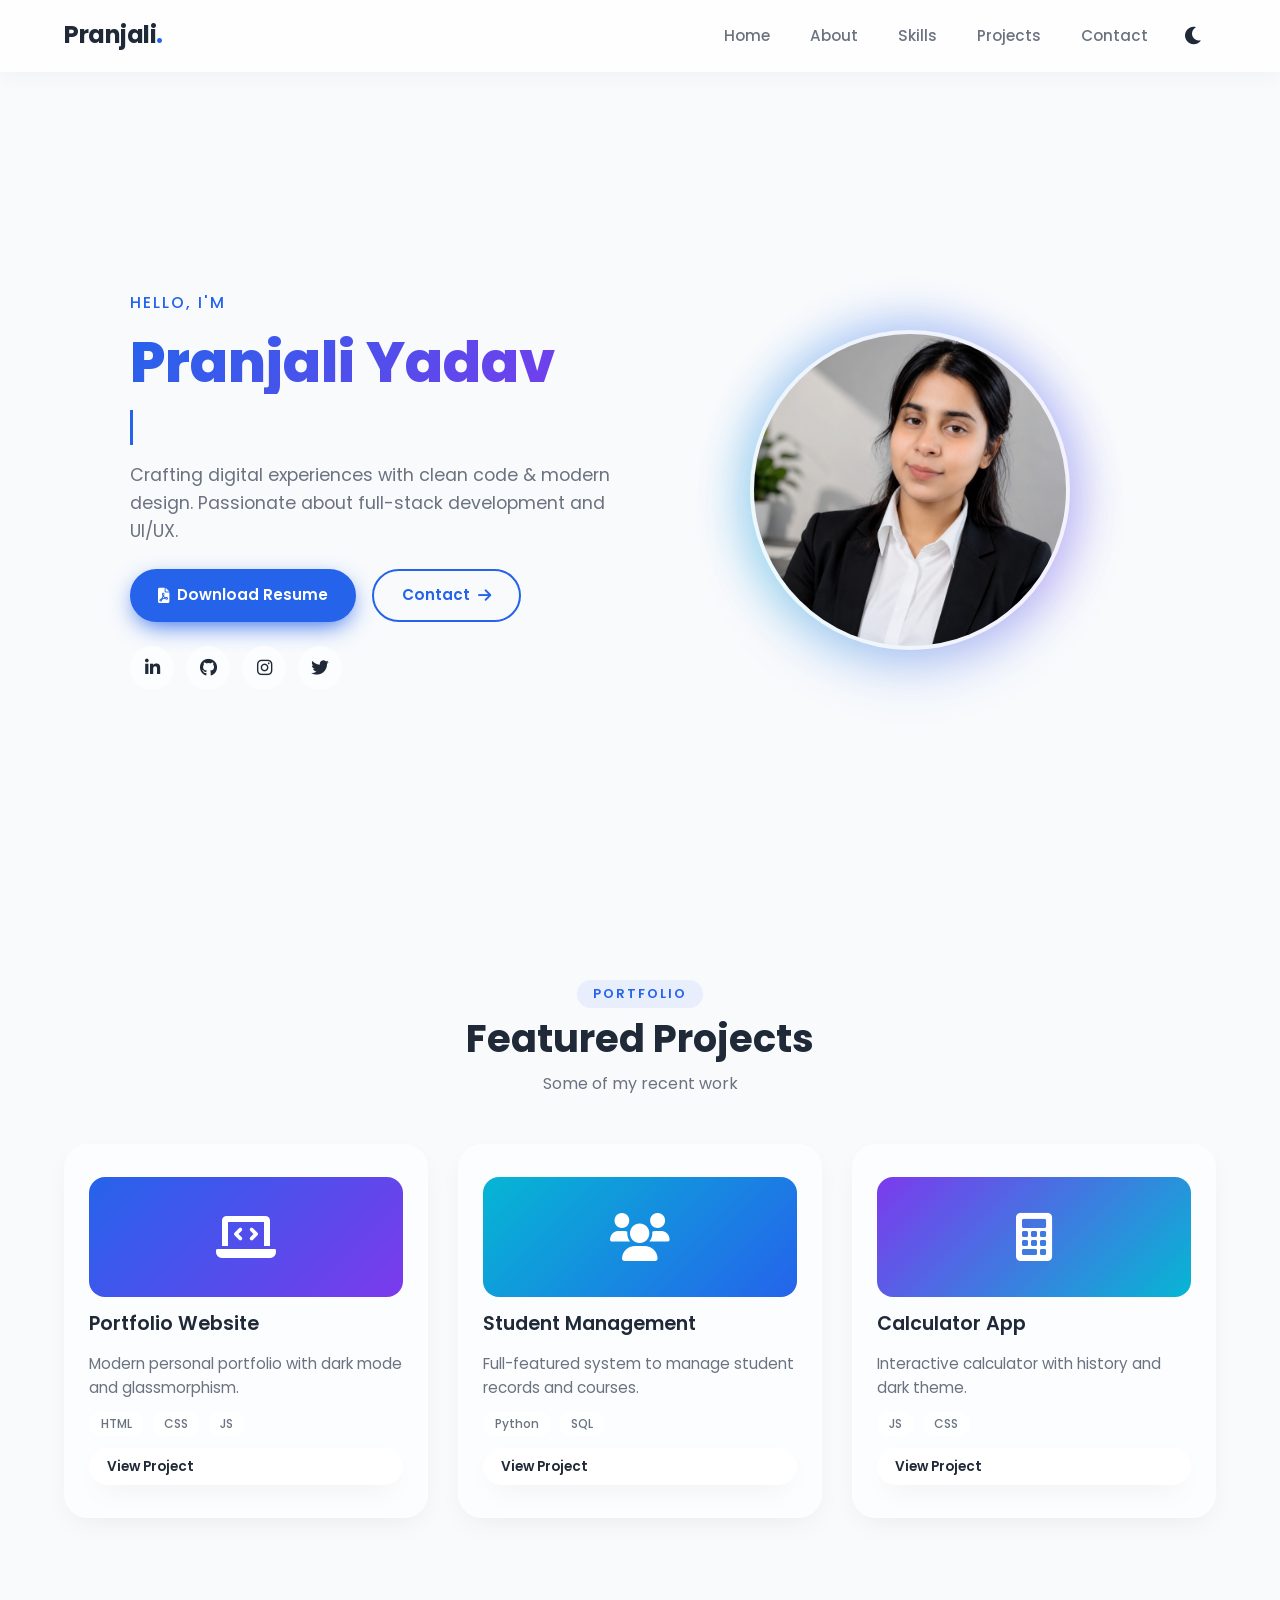
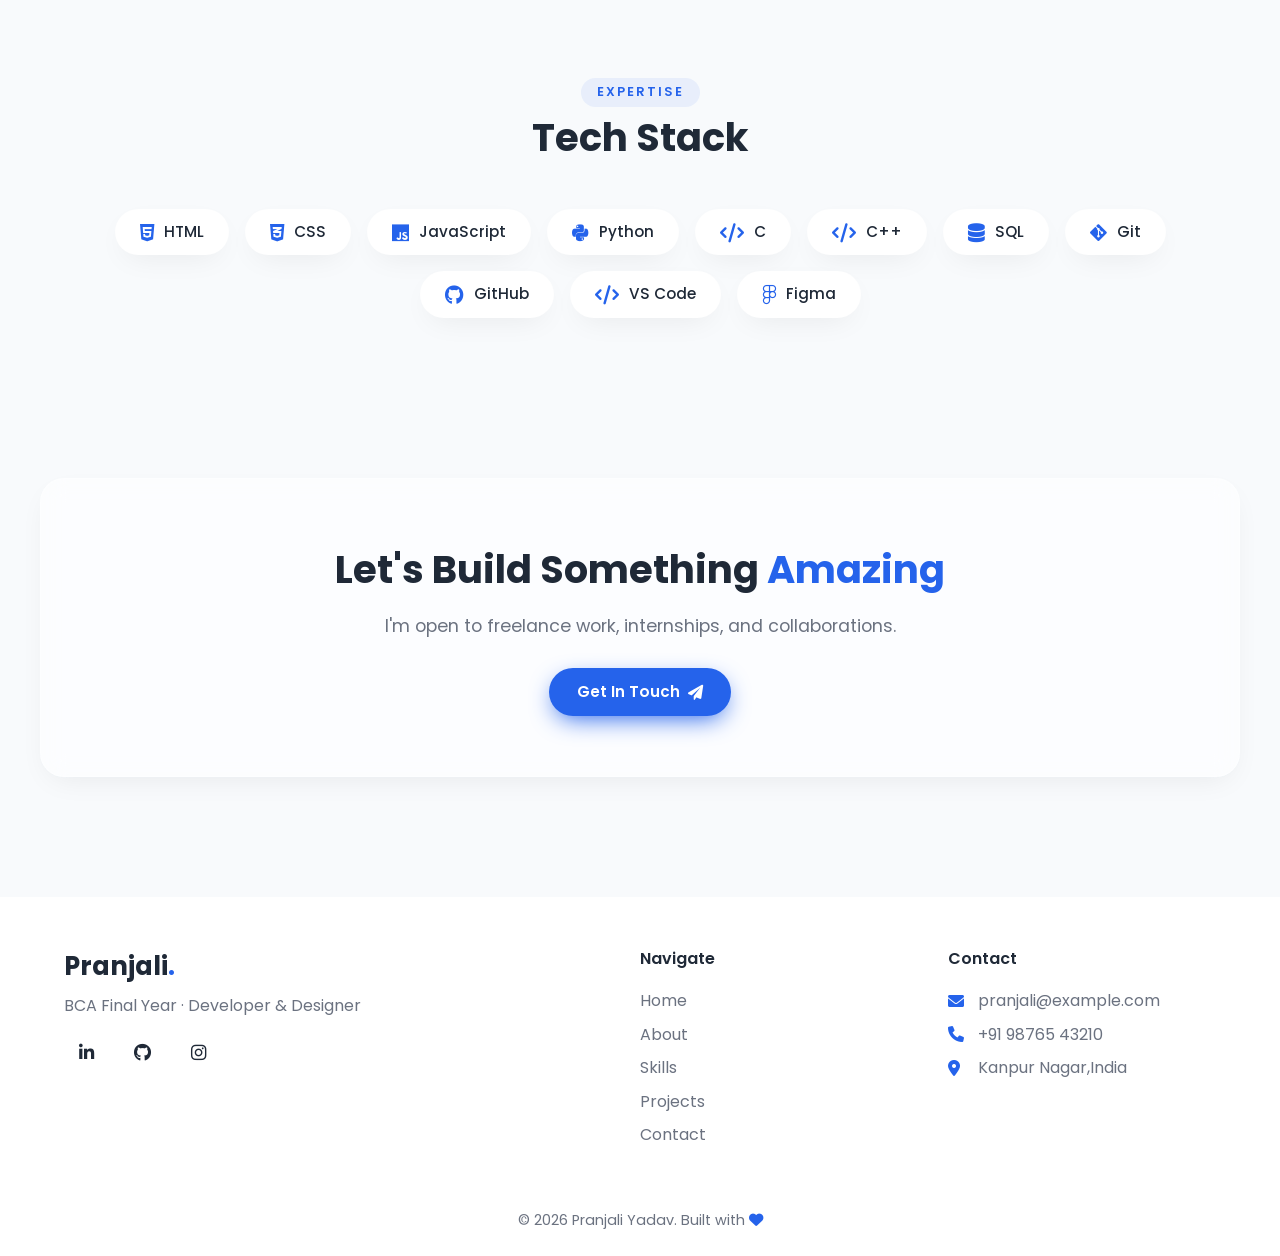
<file: index.html>
<!DOCTYPE html>
<html lang="en">
<head>
  <meta charset="UTF-8">
  <meta name="viewport" content="width=device-width, initial-scale=1.0, maximum-scale=1.5">
  <title>Pranjali Yadav · BCA Portfolio</title>
  
  <!-- SEO Meta Tags -->
  <meta name="description" content="Pranjali Yadav - BCA Final Year Student, Full-Stack Developer & UI/UX Designer Portfolio">
  <meta name="keywords" content="Pranjali Yadav, BCA, Portfolio, Developer, UI/UX, Full-Stack">
  
  <!-- Open Graph -->
  <meta property="og:title" content="Pranjali Yadav · BCA Portfolio">
  <meta property="og:description" content="BCA Final Year Student · Developer & Designer">
  <meta property="og:type" content="website">
  <meta property="og:url" content="https://pranjali.dev/">
  <meta name="twitter:card" content="summary_large_image">
  <meta name="twitter:title" content="Pranjali Yadav · BCA Portfolio">
  
  <!-- Google Fonts: Poppins -->
  <link rel="preconnect" href="https://fonts.googleapis.com">
  <link rel="preconnect" href="https://fonts.gstatic.com" crossorigin>
  <link href="https://fonts.googleapis.com/css2?family=Poppins:wght@300;400;500;600;700;800&display=swap" rel="stylesheet">
  
  <!-- Font Awesome 6 -->
  <link rel="stylesheet" href="https://cdnjs.cloudflare.com/ajax/libs/font-awesome/6.0.0-beta3/css/all.min.css">
  
  <!-- Favicon -->
  <link rel="icon" href="data:image/svg+xml,<svg xmlns='http://www.w3.org/2000/svg' viewBox='0 0 100 100'><text y='.9em' font-size='90'>👩‍💻</text></svg>">

  <style>
    /* ============================================================
       CSS VARIABLES & RESET
       ============================================================ */
    :root {
      --primary: #2563EB;
      --secondary: #7C3AED;
      --accent: #06B6D4;
      --bg: #F8FAFC;
      --dark: #111827;
      --text: #1F2937;
      --text-light: #6B7280;
      --white: #ffffff;
      --glass-bg: rgba(255, 255, 255, 0.6);
      --glass-border: rgba(255, 255, 255, 0.25);
      --shadow: 0 10px 30px -10px rgba(0, 0, 0, 0.08);
      --shadow-hover: 0 20px 40px -12px rgba(0, 0, 0, 0.15);
      --radius: 24px;
      --radius-sm: 16px;
      --transition: 0.3s cubic-bezier(0.4, 0, 0.2, 1);
      --font: 'Poppins', sans-serif;
      --navbar-bg: rgba(255, 255, 255, 0.8);
      --navbar-shadow: 0 4px 20px rgba(0, 0, 0, 0.04);
      --card-bg: var(--white);
      --body-bg: var(--bg);
      --text-color: var(--text);
      --border-light: #e5e7eb;
    }

    /* Dark mode variables */
    [data-theme="dark"] {
      --bg: #0f172a;
      --dark: #e2e8f0;
      --text: #f1f5f9;
      --text-light: #94a3b8;
      --white: #1e293b;
      --glass-bg: rgba(30, 41, 59, 0.7);
      --glass-border: rgba(255, 255, 255, 0.08);
      --shadow: 0 10px 30px -10px rgba(0, 0, 0, 0.4);
      --shadow-hover: 0 20px 40px -12px rgba(0, 0, 0, 0.6);
      --navbar-bg: rgba(15, 23, 42, 0.85);
      --navbar-shadow: 0 4px 20px rgba(0, 0, 0, 0.3);
      --card-bg: #1e293b;
      --body-bg: #0f172a;
      --text-color: #f1f5f9;
      --border-light: #334155;
    }

    /* Reset & base */
    *,
    *::before,
    *::after {
      margin: 0;
      padding: 0;
      box-sizing: border-box;
    }

    html {
      scroll-behavior: smooth;
      -webkit-font-smoothing: antialiased;
    }

    body {
      font-family: var(--font);
      background: var(--body-bg);
      color: var(--text-color);
      line-height: 1.6;
      transition: background 0.3s, color 0.3s;
      padding-top: 80px;
    }

    a {
      text-decoration: none;
      color: inherit;
    }

    ul {
      list-style: none;
    }

    img {
      display: block;
      max-width: 100%;
    }

    .container {
      max-width: 1200px;
      margin: 0 auto;
      padding: 0 24px;
    }

    .section-padding {
      padding: 80px 0;
    }

    /* ============================================================
       LOADING SCREEN
       ============================================================ */
    #loader {
      position: fixed;
      inset: 0;
      background: var(--body-bg);
      display: flex;
      flex-direction: column;
      align-items: center;
      justify-content: center;
      z-index: 9999;
      transition: opacity 0.5s ease, visibility 0.5s;
    }
    #loader.hidden {
      opacity: 0;
      visibility: hidden;
      pointer-events: none;
    }
    .loader-spinner {
      width: 48px;
      height: 48px;
      border: 5px solid var(--border-light);
      border-top-color: var(--primary);
      border-radius: 50%;
      animation: spin 0.8s linear infinite;
    }
    @keyframes spin {
      to {
        transform: rotate(360deg);
      }
    }
    #loader p {
      margin-top: 16px;
      font-weight: 500;
      color: var(--text-light);
    }

    /* ============================================================
       SCROLL PROGRESS BAR
       ============================================================ */
    #progress-bar {
      position: fixed;
      top: 0;
      left: 0;
      height: 4px;
      background: linear-gradient(90deg, var(--primary), var(--secondary));
      width: 0%;
      z-index: 1000;
      transition: width 0.1s;
      border-radius: 0 2px 2px 0;
    }

    /* ============================================================
       NAVBAR
       ============================================================ */
    .navbar {
      position: fixed;
      top: 0;
      left: 0;
      right: 0;
      z-index: 999;
      background: var(--navbar-bg);
      backdrop-filter: blur(16px) saturate(180%);
      -webkit-backdrop-filter: blur(16px) saturate(180%);
      border-bottom: 1px solid var(--glass-border);
      box-shadow: var(--navbar-shadow);
      transition: background 0.3s, box-shadow 0.3s;
      height: 72px;
      display: flex;
      align-items: center;
    }

    .nav-container {
      display: flex;
      align-items: center;
      justify-content: space-between;
      width: 100%;
    }

    .logo {
      font-size: 1.5rem;
      font-weight: 700;
      letter-spacing: -0.5px;
      color: var(--text-color);
    }
    .logo span {
      color: var(--primary);
    }

    .nav-menu {
      display: flex;
      align-items: center;
      gap: 8px;
    }
    .nav-menu li a {
      padding: 8px 16px;
      border-radius: 40px;
      font-weight: 500;
      font-size: 0.95rem;
      transition: background 0.2s, color 0.2s;
      color: var(--text-light);
    }
    .nav-menu li a:hover,
    .nav-menu li a.active {
      background: var(--primary);
      color: #fff;
    }
    .nav-menu li a.active {
      background: var(--primary);
      color: #fff;
    }

    .theme-toggle {
      background: transparent;
      border: none;
      font-size: 1.25rem;
      color: var(--text-color);
      cursor: pointer;
      padding: 8px;
      border-radius: 50%;
      transition: background 0.2s;
      width: 44px;
      height: 44px;
      display: flex;
      align-items: center;
      justify-content: center;
    }
    .theme-toggle:hover {
      background: var(--glass-bg);
    }

    .mobile-toggle {
      display: none;
      background: transparent;
      border: none;
      font-size: 1.5rem;
      color: var(--text-color);
      cursor: pointer;
      padding: 8px;
    }

    /* ============================================================
       HERO
       ============================================================ */
    .hero {
      min-height: calc(100vh - 80px);
      display: flex;
      align-items: center;
    }
    .hero-grid {
      display: grid;
      grid-template-columns: 1fr 1fr;
      gap: 60px;
      align-items: center;
    }
    .hero-text {
      display: flex;
      flex-direction: column;
      gap: 16px;
    }
    .hero-greeting {
      font-size: 1rem;
      font-weight: 500;
      color: var(--primary);
      letter-spacing: 2px;
      text-transform: uppercase;
    }
    .hero-name {
      font-size: 3.5rem;
      font-weight: 800;
      line-height: 1.1;
      background: linear-gradient(135deg, var(--primary), var(--secondary));
      -webkit-background-clip: text;
      -webkit-text-fill-color: transparent;
      background-clip: text;
    }
    .hero-typing {
      font-size: 1.25rem;
      font-weight: 400;
      color: var(--text-light);
      min-height: 2.2rem;
      border-right: 3px solid var(--primary);
      display: inline-block;
      white-space: nowrap;
      overflow: hidden;
      width: 0;
      animation: typing 3s steps(30) infinite alternate;
    }
    @keyframes typing {
      0% {
        width: 0;
      }
      50% {
        width: 100%;
      }
      100% {
        width: 0;
      }
    }
    .hero-description {
      font-size: 1.1rem;
      color: var(--text-light);
      max-width: 480px;
    }
    .hero-buttons {
      display: flex;
      gap: 16px;
      flex-wrap: wrap;
      margin-top: 8px;
    }
    .btn {
      display: inline-flex;
      align-items: center;
      gap: 8px;
      padding: 12px 28px;
      border-radius: 40px;
      font-weight: 600;
      font-size: 0.95rem;
      border: none;
      cursor: pointer;
      transition: all 0.25s;
      background: var(--white);
      color: var(--text);
      box-shadow: var(--shadow);
    }
    .btn-primary {
      background: var(--primary);
      color: #fff;
      box-shadow: 0 8px 24px -6px var(--primary);
    }
    .btn-primary:hover {
      transform: translateY(-3px);
      box-shadow: 0 12px 32px -8px var(--primary);
    }
    .btn-outline {
      background: transparent;
      border: 2px solid var(--primary);
      color: var(--primary);
      box-shadow: none;
    }
    .btn-outline:hover {
      background: var(--primary);
      color: #fff;
      transform: translateY(-3px);
    }
    .btn-small {
      padding: 8px 18px;
      font-size: 0.85rem;
    }

    .social-icons {
      display: flex;
      gap: 12px;
      margin-top: 8px;
    }
    .social-icons a {
      width: 44px;
      height: 44px;
      border-radius: 50%;
      background: var(--glass-bg);
      border: 1px solid var(--glass-border);
      display: flex;
      align-items: center;
      justify-content: center;
      font-size: 1.1rem;
      color: var(--text-color);
      transition: all 0.25s;
    }
    .social-icons a:hover {
      background: var(--primary);
      color: #fff;
      border-color: var(--primary);
      transform: translateY(-3px);
    }

    .hero-image {
      display: flex;
      justify-content: center;
      align-items: center;
    }
    .profile-img-wrapper {
      position: relative;
      width: 320px;
      height: 320px;
    }
    .profile-img {
      width: 100%;
      height: 100%;
      object-fit: cover;
      border-radius: 50%;
      box-shadow: 0 20px 60px rgba(37, 99, 235, 0.15);
      border: 4px solid var(--glass-border);
      background: var(--glass-bg);
    }
    .ring-glow {
      position: absolute;
      inset: -12px;
      border-radius: 50%;
      background: conic-gradient(from 0deg, var(--primary), var(--secondary), var(--accent), var(--primary));
      opacity: 0.3;
      filter: blur(20px);
      z-index: -1;
      animation: spin 8s linear infinite;
    }

    /* ============================================================
       SECTION HEADER
       ============================================================ */
    .section-header {
      text-align: center;
      margin-bottom: 48px;
    }
    .section-tag {
      display: inline-block;
      font-size: 0.8rem;
      font-weight: 600;
      letter-spacing: 2px;
      text-transform: uppercase;
      color: var(--primary);
      background: rgba(37, 99, 235, 0.08);
      padding: 4px 16px;
      border-radius: 40px;
      margin-bottom: 8px;
    }
    .section-header h2 {
      font-size: 2.4rem;
      font-weight: 700;
      line-height: 1.2;
    }
    .section-header p {
      color: var(--text-light);
      margin-top: 8px;
    }

    /* ============================================================
       FEATURED PROJECTS
       ============================================================ */
    .featured-grid {
      display: grid;
      grid-template-columns: repeat(3, 1fr);
      gap: 30px;
    }
    .project-card {
      background: var(--card-bg);
      border-radius: var(--radius);
      padding: 32px 24px;
      box-shadow: var(--shadow);
      transition: all 0.3s;
      border: 1px solid var(--glass-border);
      display: flex;
      flex-direction: column;
      gap: 12px;
    }
    .project-card:hover {
      transform: translateY(-8px);
      box-shadow: var(--shadow-hover);
    }
    .project-img {
      height: 120px;
      border-radius: var(--radius-sm);
      display: flex;
      align-items: center;
      justify-content: center;
      font-size: 3rem;
      color: #fff;
    }
    .project-card h3 {
      font-size: 1.2rem;
      font-weight: 600;
    }
    .project-card p {
      color: var(--text-light);
      font-size: 0.95rem;
    }
    .project-tags {
      display: flex;
      gap: 8px;
      flex-wrap: wrap;
    }
    .project-tags span {
      background: var(--glass-bg);
      padding: 2px 12px;
      border-radius: 40px;
      font-size: 0.75rem;
      font-weight: 500;
      color: var(--text-light);
    }

    /* ============================================================
       SKILLS PREVIEW
       ============================================================ */
    .skills-preview-grid {
      display: flex;
      flex-wrap: wrap;
      justify-content: center;
      gap: 16px;
    }
    .skill-badge {
      background: var(--card-bg);
      border: 1px solid var(--glass-border);
      padding: 10px 24px;
      border-radius: 40px;
      font-weight: 500;
      font-size: 0.95rem;
      display: inline-flex;
      align-items: center;
      gap: 10px;
      box-shadow: var(--shadow);
      transition: all 0.25s;
    }
    .skill-badge:hover {
      transform: translateY(-4px);
      border-color: var(--primary);
    }
    .skill-badge i {
      color: var(--primary);
      font-size: 1.2rem;
    }

    /* ============================================================
       CTA
       ============================================================ */
    .cta-box {
      background: var(--card-bg);
      border-radius: var(--radius);
      padding: 60px 40px;
      text-align: center;
      border: 1px solid var(--glass-border);
      box-shadow: var(--shadow);
    }
    .cta-box h2 {
      font-size: 2.4rem;
      font-weight: 700;
    }
    .cta-box h2 span {
      color: var(--primary);
    }
    .cta-box p {
      color: var(--text-light);
      margin: 12px 0 28px;
      font-size: 1.1rem;
    }

    /* ============================================================
       FOOTER
       ============================================================ */
    .footer {
      background: var(--card-bg);
      border-top: 1px solid var(--glass-border);
      padding: 48px 0 24px;
      margin-top: 40px;
    }
    .footer-grid {
      display: grid;
      grid-template-columns: 2fr 1fr 1fr;
      gap: 40px;
      margin-bottom: 32px;
    }
    .footer-brand h3 {
      font-size: 1.6rem;
      font-weight: 700;
    }
    .footer-brand h3 span {
      color: var(--primary);
    }
    .footer-brand p {
      color: var(--text-light);
      margin: 6px 0 12px;
    }
    .footer-links h4,
    .footer-contact h4 {
      font-weight: 600;
      margin-bottom: 12px;
    }
    .footer-links a {
      display: block;
      color: var(--text-light);
      padding: 4px 0;
      transition: color 0.2s;
    }
    .footer-links a:hover {
      color: var(--primary);
    }
    .footer-contact p {
      color: var(--text-light);
      display: flex;
      align-items: center;
      gap: 10px;
      padding: 4px 0;
    }
    .footer-contact p i {
      width: 20px;
      color: var(--primary);
    }
    .footer-bottom {
      text-align: center;
      border-top: 1px solid var(--glass-border);
      padding-top: 24px;
      color: var(--text-light);
      font-size: 0.9rem;
    }

    /* ============================================================
       SCROLL TO TOP
       ============================================================ */
    .scroll-top {
      position: fixed;
      bottom: 32px;
      right: 32px;
      width: 48px;
      height: 48px;
      border-radius: 50%;
      background: var(--primary);
      color: #fff;
      border: none;
      font-size: 1.2rem;
      box-shadow: 0 8px 24px rgba(37, 99, 235, 0.3);
      cursor: pointer;
      opacity: 0;
      visibility: hidden;
      transition: all 0.3s;
      z-index: 99;
    }
    .scroll-top.visible {
      opacity: 1;
      visibility: visible;
    }
    .scroll-top:hover {
      transform: scale(1.08);
      background: var(--secondary);
    }

    /* ============================================================
       GLASS UTILITY
       ============================================================ */
    .glass {
      background: var(--glass-bg) !important;
      backdrop-filter: blur(12px) saturate(180%);
      -webkit-backdrop-filter: blur(12px) saturate(180%);
      border: 1px solid var(--glass-border);
    }

    /* ============================================================
       REVEAL ANIMATIONS
       ============================================================ */
    .reveal-hidden {
      opacity: 0;
      transform: translateY(40px);
      transition: opacity 0.7s cubic-bezier(0.4, 0, 0.2, 1), 
                  transform 0.7s cubic-bezier(0.4, 0, 0.2, 1);
    }
    .reveal-visible {
      opacity: 1 !important;
      transform: translateY(0) !important;
    }
    .project-card:nth-child(2) { transition-delay: 0.1s; }
    .project-card:nth-child(3) { transition-delay: 0.2s; }
    .skill-badge:nth-child(n+6) { transition-delay: 0.05s; }

    /* ============================================================
       RESPONSIVE
       ============================================================ */
    @media (max-width: 991px) {
      .hero-grid {
        grid-template-columns: 1fr;
        text-align: center;
        gap: 40px;
      }
      .hero-text {
        align-items: center;
      }
      .hero-description {
        max-width: 100%;
      }
      .hero-buttons {
        justify-content: center;
      }
      .social-icons {
        justify-content: center;
      }
      .hero-image {
        order: -1;
      }
      .profile-img-wrapper {
        width: 240px;
        height: 240px;
      }
      .featured-grid {
        grid-template-columns: repeat(2, 1fr);
      }
      .footer-grid {
        grid-template-columns: 1fr 1fr;
        gap: 30px;
      }
    }

    @media (max-width: 767px) {
      body {
        padding-top: 68px;
      }
      .navbar {
        height: 64px;
      }
      .mobile-toggle {
        display: block;
      }
      .nav-menu {
        position: absolute;
        top: 64px;
        left: 0;
        right: 0;
        flex-direction: column;
        background: var(--navbar-bg);
        backdrop-filter: blur(16px) saturate(180%);
        -webkit-backdrop-filter: blur(16px) saturate(180%);
        padding: 16px 24px 24px;
        gap: 4px;
        border-bottom: 1px solid var(--glass-border);
        box-shadow: var(--shadow);
        transform: translateY(-120%);
        opacity: 0;
        visibility: hidden;
        transition: all 0.3s cubic-bezier(0.4, 0, 0.2, 1);
        border-radius: 0 0 var(--radius) var(--radius);
      }
      .nav-menu.open {
        transform: translateY(0);
        opacity: 1;
        visibility: visible;
      }
      .nav-menu li a {
        display: block;
        padding: 12px 16px;
        width: 100%;
        text-align: center;
        border-radius: 12px;
      }
      .theme-toggle-li {
        margin-top: 8px;
      }
      .theme-toggle {
        width: 100%;
        justify-content: center;
        background: var(--glass-bg);
        border-radius: 12px;
        padding: 12px;
      }
      .hero-name {
        font-size: 2.4rem;
      }
      .hero-typing {
        font-size: 1rem;
        white-space: normal;
        border-right: none;
        animation: none;
        width: auto;
        min-height: auto;
        display: inline;
      }
      .profile-img-wrapper {
        width: 200px;
        height: 200px;
      }
      .section-padding {
        padding: 56px 0;
      }
      .featured-grid {
        grid-template-columns: 1fr;
        max-width: 420px;
        margin: 0 auto;
      }
      .cta-box {
        padding: 40px 24px;
      }
      .cta-box h2 {
        font-size: 1.8rem;
      }
      .footer-grid {
        grid-template-columns: 1fr;
        gap: 24px;
        text-align: center;
      }
      .footer-brand .social-icons {
        justify-content: center;
      }
      .footer-contact p {
        justify-content: center;
      }
      .scroll-top {
        bottom: 20px;
        right: 20px;
        width: 44px;
        height: 44px;
        font-size: 1rem;
      }
    }

    @media (max-width: 575px) {
      .container {
        padding: 0 16px;
      }
      .hero-name {
        font-size: 2rem;
      }
      .profile-img-wrapper {
        width: 170px;
        height: 170px;
      }
      .hero-buttons .btn {
        padding: 10px 20px;
        font-size: 0.85rem;
      }
      .section-header h2 {
        font-size: 1.6rem;
      }
      .project-card {
        padding: 24px 16px;
      }
      .cta-box {
        padding: 32px 16px;
      }
      .cta-box h2 {
        font-size: 1.5rem;
      }
    }

    @media (max-width: 400px) {
      .hero-name {
        font-size: 1.7rem;
      }
      .profile-img-wrapper {
        width: 140px;
        height: 140px;
      }
      .btn {
        padding: 8px 16px;
        font-size: 0.8rem;
      }
      .social-icons a {
        width: 36px;
        height: 36px;
        font-size: 0.9rem;
      }
      .skill-badge {
        padding: 6px 14px;
        font-size: 0.75rem;
      }
    }

    /* Print styles */
    @media print {
      .navbar,
      .scroll-top,
      #progress-bar,
      #loader,
      .theme-toggle-li {
        display: none !important;
      }
      body {
        padding-top: 0 !important;
        background: #fff !important;
        color: #000 !important;
      }
      .hero {
        min-height: auto;
      }
      .project-card {
        break-inside: avoid;
        box-shadow: none !important;
        border: 1px solid #ddd;
      }
      .glass {
        background: #fff !important;
        backdrop-filter: none !important;
        border: 1px solid #ddd !important;
      }
    }
  </style>
</head>
<body>
  <!-- Loading Screen -->
  <div id="loader" aria-label="Loading screen" role="status">
    <div class="loader-spinner"></div>
    <p>Loading…</p>
  </div>

  <!-- Scroll Progress Bar -->
  <div id="progress-bar" role="progressbar" aria-valuenow="0" aria-valuemin="0" aria-valuemax="100"></div>

  <!-- Sticky Navbar -->
  <header class="navbar" role="navigation" aria-label="Main navigation">
    <div class="container nav-container">
      <a href="index.html" class="logo" aria-label="Pranjali Yadav home">Pranjali<span>.</span></a>
      <button class="mobile-toggle" id="mobileToggle" aria-label="Toggle navigation menu" aria-expanded="false">
        <i class="fas fa-bars"></i>
      </button>
      <ul class="nav-menu" id="navMenu" role="menubar">
        <li role="none"><a href="index.html" class="active" role="menuitem">Home</a></li>
        <li role="none"><a href="about.html" role="menuitem">About</a></li>
        <li role="none"><a href="skills.html" role="menuitem">Skills</a></li>
        <li role="none"><a href="projects.html" role="menuitem">Projects</a></li>
        <li role="none"><a href="contact.html" role="menuitem">Contact</a></li>
        <li role="none" class="theme-toggle-li">
          <button id="themeToggle" class="theme-toggle" aria-label="Toggle dark/light mode">
            <i class="fas fa-moon"></i>
          </button>
        </li>
      </ul>
    </div>
  </header>

  <!-- Main Content -->
  <main>
    <!-- HERO SECTION -->
    <section class="hero section-padding" id="home" aria-label="Hero introduction">
      <div class="container hero-grid">
        <div class="hero-text">
          <span class="hero-greeting">Hello, I'm</span>
          <h1 class="hero-name">Pranjali Yadav</h1>
          <p class="hero-typing" id="typingText">BCA Final Year Student · Developer</p>
          <p class="hero-description">Crafting digital experiences with clean code & modern design. Passionate about full-stack development and UI/UX.</p>
          <div class="hero-buttons">
            <a href="resume/Pranjali_Resume.pdf" class="btn btn-primary" download><i class="fas fa-file-pdf"></i> Download Resume</a>
            <a href="contact.html" class="btn btn-outline">Contact <i class="fas fa-arrow-right"></i></a>
          </div>
          <div class="social-icons">
            <a href="#" aria-label="LinkedIn"><i class="fab fa-linkedin-in"></i></a>
            <a href="#" aria-label="GitHub"><i class="fab fa-github"></i></a>
            <a href="#" aria-label="Instagram"><i class="fab fa-instagram"></i></a>
            <a href="#" aria-label="Twitter"><i class="fab fa-twitter"></i></a>
          </div>
        </div>
        <div class="hero-image">
          <div class="profile-img-wrapper">
            <img src="images/profile.jpg" alt="Pranjali Yadav profile" class="profile-img" loading="lazy">
            <div class="ring-glow"></div>
          </div>
        </div>
      </div>
    </section>

    <!-- FEATURED PROJECTS PREVIEW -->
    <section class="featured section-padding" aria-label="Featured projects">
      <div class="container">
        <div class="section-header">
          <span class="section-tag">Portfolio</span>
          <h2>Featured Projects</h2>
          <p>Some of my recent work</p>
        </div>
        <div class="featured-grid">
          <div class="project-card glass">
            <div class="project-img" style="background: linear-gradient(135deg, #2563EB, #7C3AED);">
              <i class="fas fa-laptop-code"></i>
            </div>
            <h3>Portfolio Website</h3>
            <p>Modern personal portfolio with dark mode and glassmorphism.</p>
            <div class="project-tags"><span>HTML</span><span>CSS</span><span>JS</span></div>
            <a href="projects.html" class="btn btn-small">View Project</a>
          </div>
          <div class="project-card glass">
            <div class="project-img" style="background: linear-gradient(135deg, #06B6D4, #2563EB);">
              <i class="fas fa-users"></i>
            </div>
            <h3>Student Management</h3>
            <p>Full-featured system to manage student records and courses.</p>
            <div class="project-tags"><span>Python</span><span>SQL</span></div>
            <a href="projects.html" class="btn btn-small">View Project</a>
          </div>
          <div class="project-card glass">
            <div class="project-img" style="background: linear-gradient(135deg, #7C3AED, #06B6D4);">
              <i class="fas fa-calculator"></i>
            </div>
            <h3>Calculator App</h3>
            <p>Interactive calculator with history and dark theme.</p>
            <div class="project-tags"><span>JS</span><span>CSS</span></div>
            <a href="projects.html" class="btn btn-small">View Project</a>
          </div>
        </div>
      </div>
    </section>

    <!-- SKILLS PREVIEW -->
    <section class="skills-preview section-padding" aria-label="Skills preview">
      <div class="container">
        <div class="section-header">
          <span class="section-tag">Expertise</span>
          <h2>Tech Stack</h2>
        </div>
        <div class="skills-preview-grid">
          <div class="skill-badge"><i class="fab fa-html5"></i> HTML</div>
          <div class="skill-badge"><i class="fab fa-css3-alt"></i> CSS</div>
          <div class="skill-badge"><i class="fab fa-js"></i> JavaScript</div>
          <div class="skill-badge"><i class="fab fa-python"></i> Python</div>
          <div class="skill-badge"><i class="fas fa-code"></i> C</div>
          <div class="skill-badge"><i class="fas fa-code"></i> C++</div>
          <div class="skill-badge"><i class="fas fa-database"></i> SQL</div>
          <div class="skill-badge"><i class="fab fa-git-alt"></i> Git</div>
          <div class="skill-badge"><i class="fab fa-github"></i> GitHub</div>
          <div class="skill-badge"><i class="fas fa-code"></i> VS Code</div>
          <div class="skill-badge"><i class="fab fa-figma"></i> Figma</div>
        </div>
      </div>
    </section>

    <!-- CALL TO ACTION -->
    <section class="cta section-padding" aria-label="Call to action">
      <div class="container cta-box glass">
        <h2>Let's Build Something <span>Amazing</span></h2>
        <p>I'm open to freelance work, internships, and collaborations.</p>
        <a href="contact.html" class="btn btn-primary">Get In Touch <i class="fas fa-paper-plane"></i></a>
      </div>
    </section>
  </main>

  <!-- FOOTER -->
  <footer class="footer" role="contentinfo">
    <div class="container footer-grid">
      <div class="footer-brand">
        <h3>Pranjali<span>.</span></h3>
        <p>BCA Final Year · Developer &amp; Designer</p>
        <div class="social-icons">
          <a href="#" aria-label="LinkedIn"><i class="fab fa-linkedin-in"></i></a>
          <a href="#" aria-label="GitHub"><i class="fab fa-github"></i></a>
          <a href="#" aria-label="Instagram"><i class="fab fa-instagram"></i></a>
        </div>
      </div>
      <div class="footer-links">
        <h4>Navigate</h4>
        <a href="index.html">Home</a>
        <a href="about.html">About</a>
        <a href="skills.html">Skills</a>
        <a href="projects.html">Projects</a>
        <a href="contact.html">Contact</a>
      </div>
      <div class="footer-contact">
        <h4>Contact</h4>
        <p><i class="fas fa-envelope"></i> pranjali@example.com</p>
        <p><i class="fas fa-phone"></i> +91 98765 43210</p>
        <p><i class="fas fa-map-marker-alt"></i> Kanpur Nagar,India</p>
      </div>
    </div>
    <div class="footer-bottom">
      <p>&copy; 2026 Pranjali Yadav. Built with <i class="fas fa-heart" style="color: #2563EB;"></i></p>
    </div>
  </footer>

  <!-- Scroll to Top Button -->
  <button id="scrollTopBtn" aria-label="Scroll to top" class="scroll-top"><i class="fas fa-chevron-up"></i></button>

  <!-- JavaScript -->
  <script src="js/script.js" defer></script>
</body>
</html>
</file>
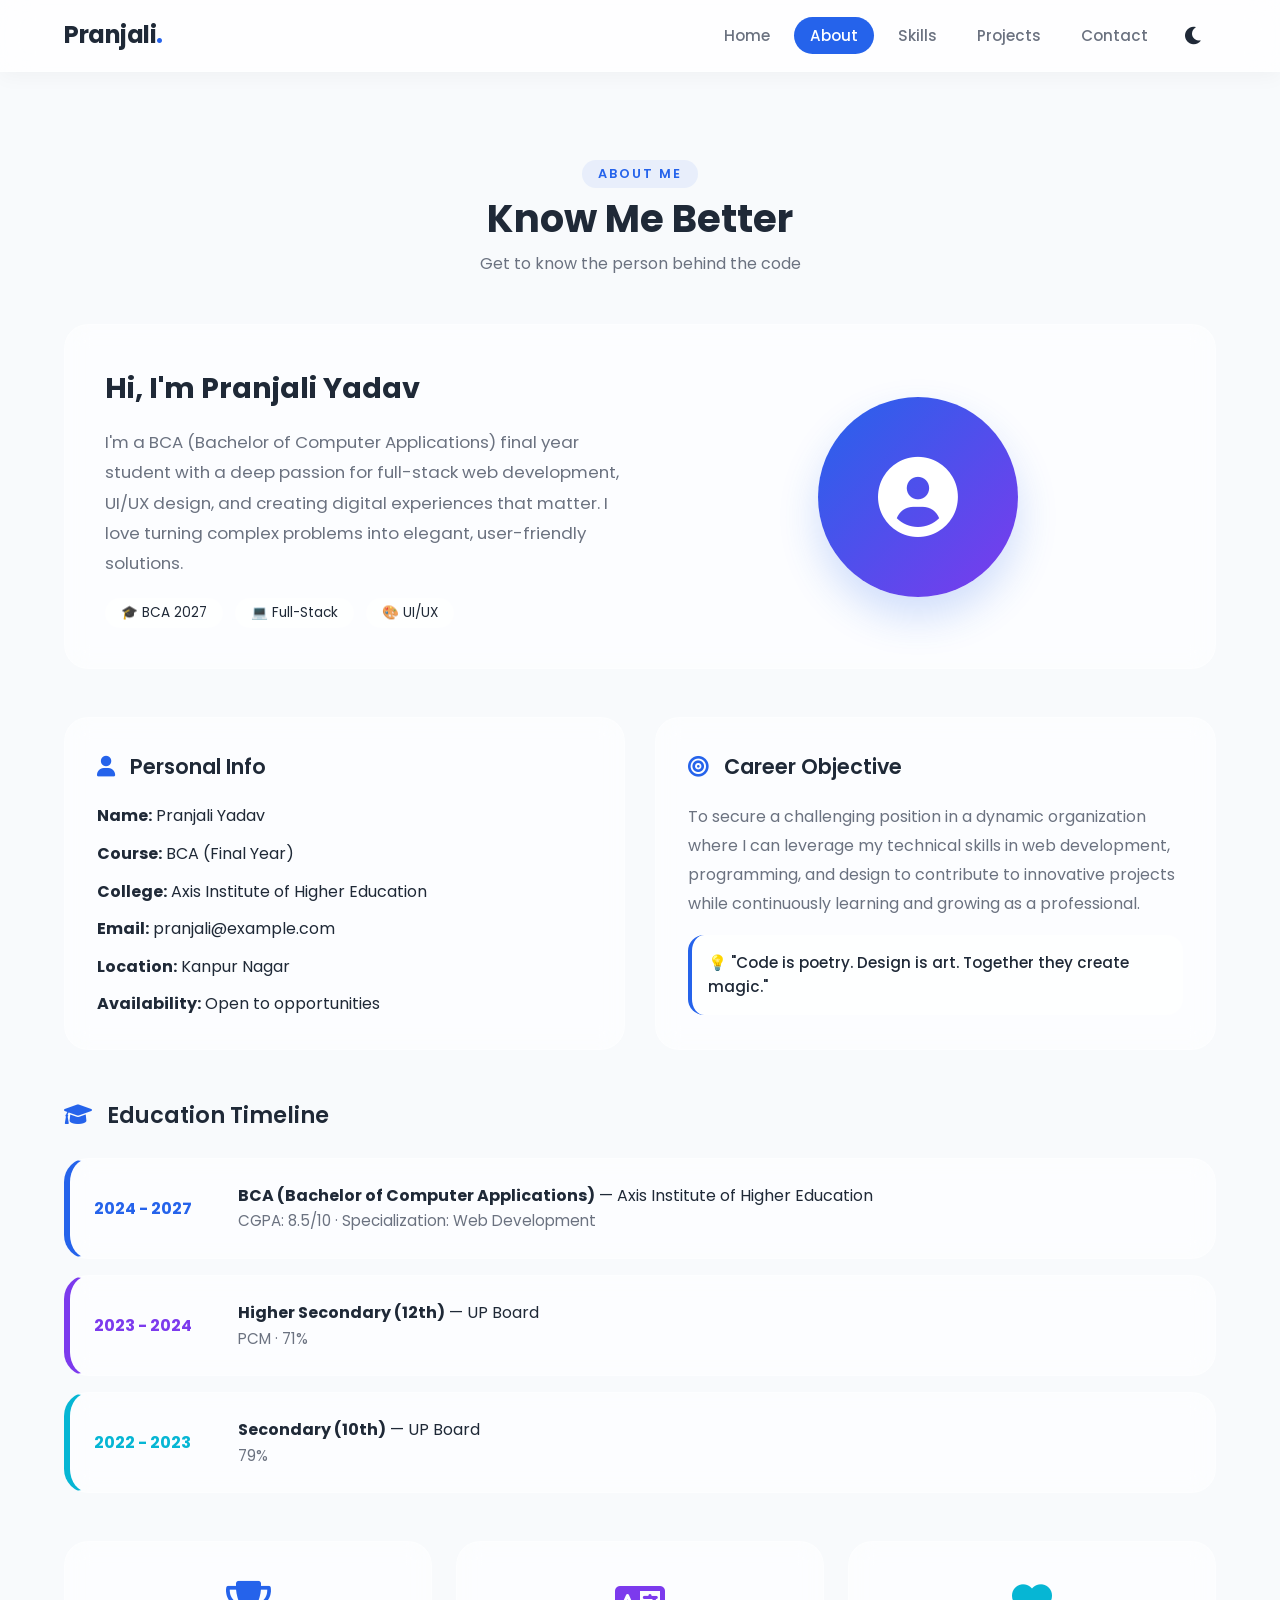
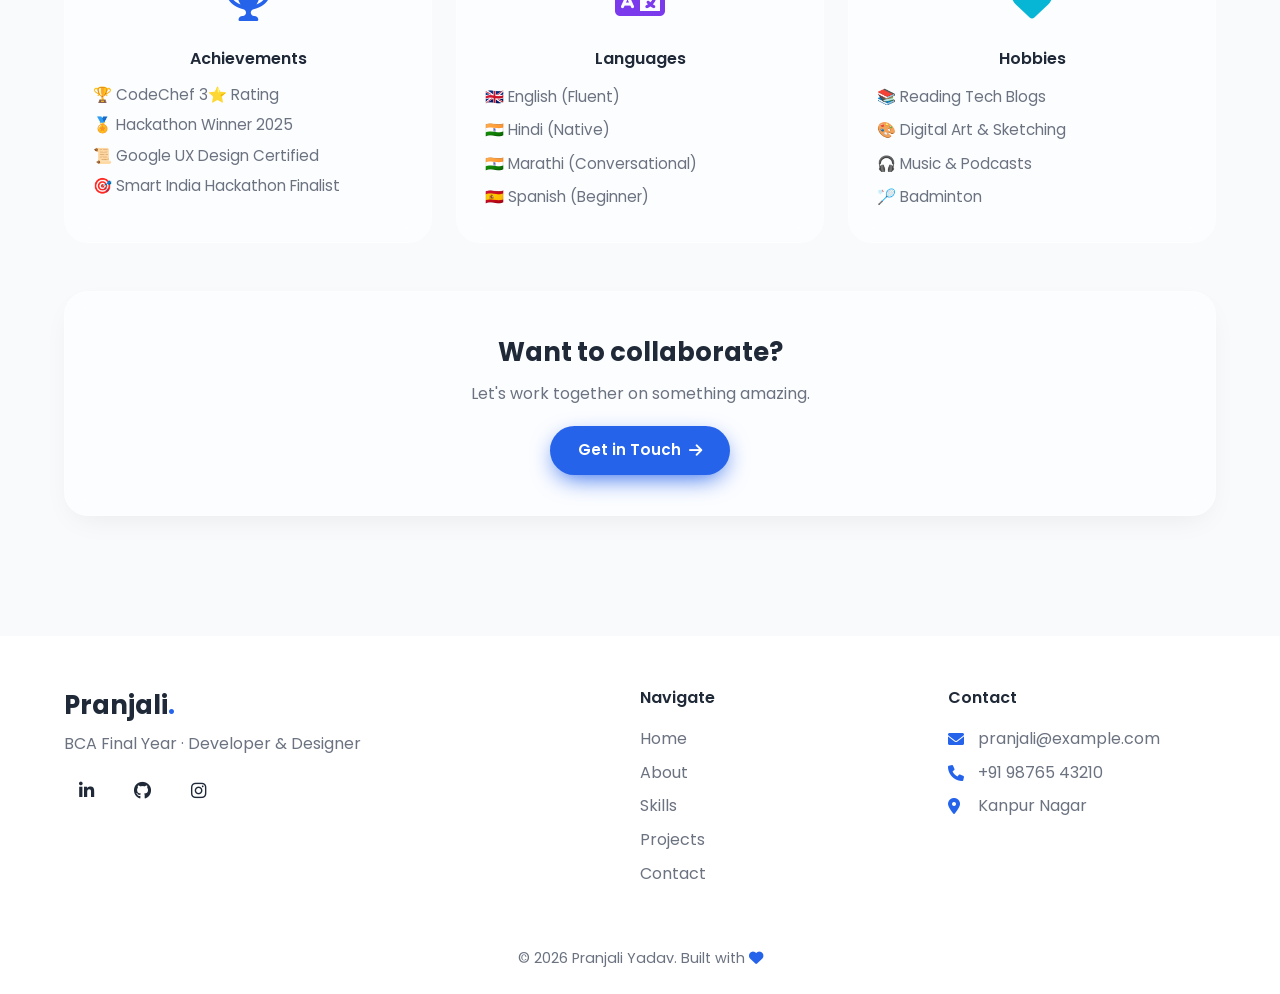
<file: about.html>
<!DOCTYPE html>
<html lang="en">
<head>
  <meta charset="UTF-8">
  <meta name="viewport" content="width=device-width, initial-scale=1.0, maximum-scale=1.5">
  <title>About · Pranjali Yadav</title>
  <meta name="description" content="Learn about Pranjali Yadav, BCA final year student with passion for development and design.">
  <meta name="keywords" content="Pranjali Yadav, BCA, portfolio, about, developer">
  
  <meta property="og:title" content="About · Pranjali Yadav">
  <meta property="og:description" content="BCA Final Year Student · Developer &amp; Designer">
  <meta property="og:type" content="website">
  <meta property="og:url" content="https://pranjali.dev/about.html">
  <meta name="twitter:card" content="summary_large_image">
  <meta name="twitter:title" content="About · Pranjali Yadav">
  
  <link rel="preconnect" href="https://fonts.googleapis.com">
  <link rel="preconnect" href="https://fonts.gstatic.com" crossorigin>
  <link href="https://fonts.googleapis.com/css2?family=Poppins:wght@300;400;500;600;700;800&display=swap" rel="stylesheet">
  <link rel="stylesheet" href="https://cdnjs.cloudflare.com/ajax/libs/font-awesome/6.0.0-beta3/css/all.min.css">
  <link rel="icon" href="data:image/svg+xml,<svg xmlns='http://www.w3.org/2000/svg' viewBox='0 0 100 100'><text y='.9em' font-size='90'>👩‍💻</text></svg>">

  <style>
    /* ============================================================
       CSS VARIABLES & RESET
       ============================================================ */
    :root {
      --primary: #2563EB;
      --secondary: #7C3AED;
      --accent: #06B6D4;
      --bg: #F8FAFC;
      --dark: #111827;
      --text: #1F2937;
      --text-light: #6B7280;
      --white: #ffffff;
      --glass-bg: rgba(255, 255, 255, 0.6);
      --glass-border: rgba(255, 255, 255, 0.25);
      --shadow: 0 10px 30px -10px rgba(0, 0, 0, 0.08);
      --shadow-hover: 0 20px 40px -12px rgba(0, 0, 0, 0.15);
      --radius: 24px;
      --radius-sm: 16px;
      --transition: 0.3s cubic-bezier(0.4, 0, 0.2, 1);
      --font: 'Poppins', sans-serif;
      --navbar-bg: rgba(255, 255, 255, 0.8);
      --navbar-shadow: 0 4px 20px rgba(0, 0, 0, 0.04);
      --card-bg: var(--white);
      --body-bg: var(--bg);
      --text-color: var(--text);
      --border-light: #e5e7eb;
    }

    /* Dark mode variables */
    [data-theme="dark"] {
      --bg: #0f172a;
      --dark: #e2e8f0;
      --text: #f1f5f9;
      --text-light: #94a3b8;
      --white: #1e293b;
      --glass-bg: rgba(30, 41, 59, 0.7);
      --glass-border: rgba(255, 255, 255, 0.08);
      --shadow: 0 10px 30px -10px rgba(0, 0, 0, 0.4);
      --shadow-hover: 0 20px 40px -12px rgba(0, 0, 0, 0.6);
      --navbar-bg: rgba(15, 23, 42, 0.85);
      --navbar-shadow: 0 4px 20px rgba(0, 0, 0, 0.3);
      --card-bg: #1e293b;
      --body-bg: #0f172a;
      --text-color: #f1f5f9;
      --border-light: #334155;
    }

    /* Reset & base */
    *,
    *::before,
    *::after {
      margin: 0;
      padding: 0;
      box-sizing: border-box;
    }

    html {
      scroll-behavior: smooth;
      -webkit-font-smoothing: antialiased;
    }

    body {
      font-family: var(--font);
      background: var(--body-bg);
      color: var(--text-color);
      line-height: 1.6;
      transition: background 0.3s, color 0.3s;
      padding-top: 80px;
    }

    a {
      text-decoration: none;
      color: inherit;
    }

    ul {
      list-style: none;
    }

    img {
      display: block;
      max-width: 100%;
    }

    .container {
      max-width: 1200px;
      margin: 0 auto;
      padding: 0 24px;
    }

    .section-padding {
      padding: 80px 0;
    }

    /* ============================================================
       LOADING SCREEN
       ============================================================ */
    #loader {
      position: fixed;
      inset: 0;
      background: var(--body-bg);
      display: flex;
      flex-direction: column;
      align-items: center;
      justify-content: center;
      z-index: 9999;
      transition: opacity 0.5s ease, visibility 0.5s;
    }
    #loader.hidden {
      opacity: 0;
      visibility: hidden;
      pointer-events: none;
    }
    .loader-spinner {
      width: 48px;
      height: 48px;
      border: 5px solid var(--border-light);
      border-top-color: var(--primary);
      border-radius: 50%;
      animation: spin 0.8s linear infinite;
    }
    @keyframes spin {
      to {
        transform: rotate(360deg);
      }
    }
    #loader p {
      margin-top: 16px;
      font-weight: 500;
      color: var(--text-light);
    }

    /* ============================================================
       SCROLL PROGRESS BAR
       ============================================================ */
    #progress-bar {
      position: fixed;
      top: 0;
      left: 0;
      height: 4px;
      background: linear-gradient(90deg, var(--primary), var(--secondary));
      width: 0%;
      z-index: 1000;
      transition: width 0.1s;
      border-radius: 0 2px 2px 0;
    }

    /* ============================================================
       NAVBAR
       ============================================================ */
    .navbar {
      position: fixed;
      top: 0;
      left: 0;
      right: 0;
      z-index: 999;
      background: var(--navbar-bg);
      backdrop-filter: blur(16px) saturate(180%);
      -webkit-backdrop-filter: blur(16px) saturate(180%);
      border-bottom: 1px solid var(--glass-border);
      box-shadow: var(--navbar-shadow);
      transition: background 0.3s, box-shadow 0.3s;
      height: 72px;
      display: flex;
      align-items: center;
    }

    .nav-container {
      display: flex;
      align-items: center;
      justify-content: space-between;
      width: 100%;
    }

    .logo {
      font-size: 1.5rem;
      font-weight: 700;
      letter-spacing: -0.5px;
      color: var(--text-color);
    }
    .logo span {
      color: var(--primary);
    }

    .nav-menu {
      display: flex;
      align-items: center;
      gap: 8px;
    }
    .nav-menu li a {
      padding: 8px 16px;
      border-radius: 40px;
      font-weight: 500;
      font-size: 0.95rem;
      transition: background 0.2s, color 0.2s;
      color: var(--text-light);
    }
    .nav-menu li a:hover,
    .nav-menu li a.active {
      background: var(--primary);
      color: #fff;
    }

    .theme-toggle {
      background: transparent;
      border: none;
      font-size: 1.25rem;
      color: var(--text-color);
      cursor: pointer;
      padding: 8px;
      border-radius: 50%;
      transition: background 0.2s;
      width: 44px;
      height: 44px;
      display: flex;
      align-items: center;
      justify-content: center;
    }
    .theme-toggle:hover {
      background: var(--glass-bg);
    }

    .mobile-toggle {
      display: none;
      background: transparent;
      border: none;
      font-size: 1.5rem;
      color: var(--text-color);
      cursor: pointer;
      padding: 8px;
    }

    /* ============================================================
       ABOUT PAGE SPECIFIC
       ============================================================ */
    .about-intro {
      padding: 40px;
      border-radius: var(--radius);
      margin-bottom: 48px;
    }
    .about-grid {
      display: grid;
      grid-template-columns: 1fr 1fr;
      gap: 40px;
      align-items: center;
    }

    /* ============================================================
       GLASS UTILITY
       ============================================================ */
    .glass {
      background: var(--glass-bg) !important;
      backdrop-filter: blur(12px) saturate(180%);
      -webkit-backdrop-filter: blur(12px) saturate(180%);
      border: 1px solid var(--glass-border);
    }

    /* ============================================================
       BUTTONS
       ============================================================ */
    .btn {
      display: inline-flex;
      align-items: center;
      gap: 8px;
      padding: 12px 28px;
      border-radius: 40px;
      font-weight: 600;
      font-size: 0.95rem;
      border: none;
      cursor: pointer;
      transition: all 0.25s;
      background: var(--white);
      color: var(--text);
      box-shadow: var(--shadow);
    }
    .btn-primary {
      background: var(--primary);
      color: #fff;
      box-shadow: 0 8px 24px -6px var(--primary);
    }
    .btn-primary:hover {
      transform: translateY(-3px);
      box-shadow: 0 12px 32px -8px var(--primary);
    }

    .social-icons {
      display: flex;
      gap: 12px;
      margin-top: 8px;
    }
    .social-icons a {
      width: 44px;
      height: 44px;
      border-radius: 50%;
      background: var(--glass-bg);
      border: 1px solid var(--glass-border);
      display: flex;
      align-items: center;
      justify-content: center;
      font-size: 1.1rem;
      color: var(--text-color);
      transition: all 0.25s;
    }
    .social-icons a:hover {
      background: var(--primary);
      color: #fff;
      border-color: var(--primary);
      transform: translateY(-3px);
    }

    /* ============================================================
       CTA
       ============================================================ */
    .cta-box {
      background: var(--card-bg);
      border-radius: var(--radius);
      padding: 60px 40px;
      text-align: center;
      border: 1px solid var(--glass-border);
      box-shadow: var(--shadow);
    }

    /* ============================================================
       FOOTER
       ============================================================ */
    .footer {
      background: var(--card-bg);
      border-top: 1px solid var(--glass-border);
      padding: 48px 0 24px;
      margin-top: 40px;
    }
    .footer-grid {
      display: grid;
      grid-template-columns: 2fr 1fr 1fr;
      gap: 40px;
      margin-bottom: 32px;
    }
    .footer-brand h3 {
      font-size: 1.6rem;
      font-weight: 700;
    }
    .footer-brand h3 span {
      color: var(--primary);
    }
    .footer-brand p {
      color: var(--text-light);
      margin: 6px 0 12px;
    }
    .footer-links h4,
    .footer-contact h4 {
      font-weight: 600;
      margin-bottom: 12px;
    }
    .footer-links a {
      display: block;
      color: var(--text-light);
      padding: 4px 0;
      transition: color 0.2s;
    }
    .footer-links a:hover {
      color: var(--primary);
    }
    .footer-contact p {
      color: var(--text-light);
      display: flex;
      align-items: center;
      gap: 10px;
      padding: 4px 0;
    }
    .footer-contact p i {
      width: 20px;
      color: var(--primary);
    }
    .footer-bottom {
      text-align: center;
      border-top: 1px solid var(--glass-border);
      padding-top: 24px;
      color: var(--text-light);
      font-size: 0.9rem;
    }

    /* ============================================================
       SCROLL TO TOP
       ============================================================ */
    .scroll-top {
      position: fixed;
      bottom: 32px;
      right: 32px;
      width: 48px;
      height: 48px;
      border-radius: 50%;
      background: var(--primary);
      color: #fff;
      border: none;
      font-size: 1.2rem;
      box-shadow: 0 8px 24px rgba(37, 99, 235, 0.3);
      cursor: pointer;
      opacity: 0;
      visibility: hidden;
      transition: all 0.3s;
      z-index: 99;
    }
    .scroll-top.visible {
      opacity: 1;
      visibility: visible;
    }
    .scroll-top:hover {
      transform: scale(1.08);
      background: var(--secondary);
    }

    /* ============================================================
       SECTION HEADER
       ============================================================ */
    .section-header {
      text-align: center;
      margin-bottom: 48px;
    }
    .section-tag {
      display: inline-block;
      font-size: 0.8rem;
      font-weight: 600;
      letter-spacing: 2px;
      text-transform: uppercase;
      color: var(--primary);
      background: rgba(37, 99, 235, 0.08);
      padding: 4px 16px;
      border-radius: 40px;
      margin-bottom: 8px;
    }
    .section-header h2 {
      font-size: 2.4rem;
      font-weight: 700;
      line-height: 1.2;
    }
    .section-header p {
      color: var(--text-light);
      margin-top: 8px;
    }

    /* ============================================================
       RESPONSIVE
       ============================================================ */
    @media (max-width: 991px) {
      .about-grid {
        grid-template-columns: 1fr;
        text-align: center;
      }
      .footer-grid {
        grid-template-columns: 1fr 1fr;
        gap: 30px;
      }
    }

    @media (max-width: 767px) {
      body {
        padding-top: 68px;
      }
      .navbar {
        height: 64px;
      }
      .mobile-toggle {
        display: block;
      }
      .nav-menu {
        position: absolute;
        top: 64px;
        left: 0;
        right: 0;
        flex-direction: column;
        background: var(--navbar-bg);
        backdrop-filter: blur(16px) saturate(180%);
        -webkit-backdrop-filter: blur(16px) saturate(180%);
        padding: 16px 24px 24px;
        gap: 4px;
        border-bottom: 1px solid var(--glass-border);
        box-shadow: var(--shadow);
        transform: translateY(-120%);
        opacity: 0;
        visibility: hidden;
        transition: all 0.3s cubic-bezier(0.4, 0, 0.2, 1);
        border-radius: 0 0 var(--radius) var(--radius);
      }
      .nav-menu.open {
        transform: translateY(0);
        opacity: 1;
        visibility: visible;
      }
      .nav-menu li a {
        display: block;
        padding: 12px 16px;
        width: 100%;
        text-align: center;
        border-radius: 12px;
      }
      .theme-toggle-li {
        margin-top: 8px;
      }
      .theme-toggle {
        width: 100%;
        justify-content: center;
        background: var(--glass-bg);
        border-radius: 12px;
        padding: 12px;
      }
      .section-padding {
        padding: 56px 0;
      }
      .cta-box {
        padding: 40px 24px;
      }
      .footer-grid {
        grid-template-columns: 1fr;
        gap: 24px;
        text-align: center;
      }
      .footer-brand .social-icons {
        justify-content: center;
      }
      .footer-contact p {
        justify-content: center;
      }
      .scroll-top {
        bottom: 20px;
        right: 20px;
        width: 44px;
        height: 44px;
        font-size: 1rem;
      }
    }

    @media (max-width: 575px) {
      .container {
        padding: 0 16px;
      }
      .section-header h2 {
        font-size: 1.6rem;
      }
      .about-intro {
        padding: 24px;
      }
      .cta-box {
        padding: 32px 16px;
      }
    }
  </style>
</head>
<body>
  <!-- Loading Screen -->
  <div id="loader" aria-label="Loading screen" role="status">
    <div class="loader-spinner"></div>
    <p>Loading…</p>
  </div>

  <!-- Scroll Progress Bar -->
  <div id="progress-bar" role="progressbar" aria-valuenow="0" aria-valuemin="0" aria-valuemax="100"></div>

  <!-- Navbar -->
  <header class="navbar" role="navigation" aria-label="Main navigation">
    <div class="container nav-container">
      <a href="index.html" class="logo" aria-label="Pranjali Yadav home">Pranjali<span>.</span></a>
      <button class="mobile-toggle" id="mobileToggle" aria-label="Toggle navigation menu" aria-expanded="false">
        <i class="fas fa-bars"></i>
      </button>
      <ul class="nav-menu" id="navMenu" role="menubar">
        <li role="none"><a href="index.html" role="menuitem">Home</a></li>
        <li role="none"><a href="about.html" class="active" role="menuitem">About</a></li>
        <li role="none"><a href="skills.html" role="menuitem">Skills</a></li>
        <li role="none"><a href="projects.html" role="menuitem">Projects</a></li>
        <li role="none"><a href="contact.html" role="menuitem">Contact</a></li>
        <li role="none" class="theme-toggle-li">
          <button id="themeToggle" class="theme-toggle" aria-label="Toggle dark/light mode">
            <i class="fas fa-moon"></i>
          </button>
        </li>
      </ul>
    </div>
  </header>

  <main>
    <!-- ABOUT HERO -->
    <section class="section-padding" aria-label="About page">
      <div class="container">
        <div class="section-header">
          <span class="section-tag">About Me</span>
          <h2>Know Me Better</h2>
          <p>Get to know the person behind the code</p>
        </div>

        <!-- Professional Introduction -->
        <div class="about-intro glass">
          <div class="about-grid">
            <div>
              <h3 style="font-size: 1.8rem; font-weight: 700; margin-bottom: 16px;">Hi, I'm Pranjali Yadav</h3>
              <p style="color: var(--text-light); font-size: 1.05rem; line-height: 1.8;">
                I'm a BCA (Bachelor of Computer Applications) final year student with a deep passion for 
                full-stack web development, UI/UX design, and creating digital experiences that matter. 
                I love turning complex problems into elegant, user-friendly solutions.
              </p>
              <div style="margin-top: 20px; display: flex; gap: 12px; flex-wrap: wrap;">
                <span style="background: var(--glass-bg); padding: 4px 16px; border-radius: 40px; font-size: 0.85rem;">🎓 BCA 2027</span>
                <span style="background: var(--glass-bg); padding: 4px 16px; border-radius: 40px; font-size: 0.85rem;">💻 Full-Stack</span>
                <span style="background: var(--glass-bg); padding: 4px 16px; border-radius: 40px; font-size: 0.85rem;">🎨 UI/UX</span>
              </div>
            </div>
            <div style="display: flex; justify-content: center;">
              <div style="width: 200px; height: 200px; border-radius: 50%; background: linear-gradient(135deg, var(--primary), var(--secondary)); display: flex; align-items: center; justify-content: center; font-size: 5rem; color: #fff; box-shadow: 0 20px 40px rgba(37, 99, 235, 0.2);">
                <i class="fas fa-user-circle"></i>
              </div>
            </div>
          </div>
        </div>

        <!-- Personal Information + Career Objective -->
        <div style="display: grid; grid-template-columns: 1fr 1fr; gap: 30px; margin-bottom: 48px;">
          <div class="glass" style="padding: 32px; border-radius: var(--radius);">
            <h3 style="font-size: 1.3rem; font-weight: 600; margin-bottom: 20px;"><i class="fas fa-user" style="color: var(--primary); margin-right: 10px;"></i> Personal Info</h3>
            <div style="display: grid; gap: 12px;">
              <p><strong>Name:</strong> Pranjali Yadav</p>
              <p><strong>Course:</strong> BCA (Final Year)</p>
              <p><strong>College:</strong> Axis Institute of Higher Education</p>
              <p><strong>Email:</strong> pranjali@example.com</p>
              <p><strong>Location:</strong> Kanpur Nagar</p>
              <p><strong>Availability:</strong> Open to opportunities</p>
            </div>
          </div>
          <div class="glass" style="padding: 32px; border-radius: var(--radius);">
            <h3 style="font-size: 1.3rem; font-weight: 600; margin-bottom: 20px;"><i class="fas fa-bullseye" style="color: var(--primary); margin-right: 10px;"></i> Career Objective</h3>
            <p style="color: var(--text-light); line-height: 1.8;">
              To secure a challenging position in a dynamic organization where I can leverage my technical 
              skills in web development, programming, and design to contribute to innovative projects while 
              continuously learning and growing as a professional.
            </p>
            <div style="margin-top: 16px; background: var(--glass-bg); padding: 16px; border-radius: var(--radius-sm); border-left: 4px solid var(--primary);">
              <p style="font-size: 0.95rem; font-weight: 500;">💡 "Code is poetry. Design is art. Together they create magic."</p>
            </div>
          </div>
        </div>

        <!-- Education Timeline -->
        <div style="margin-bottom: 48px;">
          <h3 style="font-size: 1.4rem; font-weight: 600; margin-bottom: 24px;"><i class="fas fa-graduation-cap" style="color: var(--primary); margin-right: 10px;"></i> Education Timeline</h3>
          <div style="display: flex; flex-direction: column; gap: 16px;">
            <div class="glass" style="padding: 24px; border-radius: var(--radius); display: flex; gap: 24px; align-items: center; flex-wrap: wrap; border-left: 6px solid var(--primary);">
              <div style="min-width: 120px;"><span style="font-weight: 700; color: var(--primary);">2024 - 2027</span></div>
              <div><strong>BCA (Bachelor of Computer Applications)</strong> — Axis Institute of Higher Education <br><span style="color: var(--text-light); font-size: 0.95rem;">CGPA: 8.5/10 · Specialization: Web Development</span></div>
            </div>
            <div class="glass" style="padding: 24px; border-radius: var(--radius); display: flex; gap: 24px; align-items: center; flex-wrap: wrap; border-left: 6px solid var(--secondary);">
              <div style="min-width: 120px;"><span style="font-weight: 700; color: var(--secondary);">2023 - 2024</span></div>
              <div><strong>Higher Secondary (12th)</strong> — UP Board <br><span style="color: var(--text-light); font-size: 0.95rem;">PCM · 71%</span></div>
            </div>
            <div class="glass" style="padding: 24px; border-radius: var(--radius); display: flex; gap: 24px; align-items: center; flex-wrap: wrap; border-left: 6px solid var(--accent);">
              <div style="min-width: 120px;"><span style="font-weight: 700; color: var(--accent);">2022 - 2023</span></div>
              <div><strong>Secondary (10th)</strong> — UP Board <br><span style="color: var(--text-light); font-size: 0.95rem;">79% </span></div>
            </div>
          </div>
        </div>

        <!-- Achievements, Languages, Hobbies -->
        <div style="display: grid; grid-template-columns: 1fr 1fr 1fr; gap: 24px; margin-bottom: 48px;">
          <div class="glass" style="padding: 28px; border-radius: var(--radius); text-align: center;">
            <div style="font-size: 2.5rem; color: var(--primary); margin-bottom: 12px;"><i class="fas fa-trophy"></i></div>
            <h4 style="font-weight: 600; margin-bottom: 8px;">Achievements</h4>
            <ul style="text-align: left; color: var(--text-light); font-size: 0.95rem; line-height: 2;">
              <li>🏆 CodeChef 3⭐ Rating</li>
              <li>🏅 Hackathon Winner 2025</li>
              <li>📜 Google UX Design Certified</li>
              <li>🎯 Smart India Hackathon Finalist</li>
            </ul>
          </div>
          <div class="glass" style="padding: 28px; border-radius: var(--radius); text-align: center;">
            <div style="font-size: 2.5rem; color: var(--secondary); margin-bottom: 12px;"><i class="fas fa-language"></i></div>
            <h4 style="font-weight: 600; margin-bottom: 8px;">Languages</h4>
            <ul style="text-align: left; color: var(--text-light); font-size: 0.95rem; line-height: 2.2;">
              <li>🇬🇧 English (Fluent)</li>
              <li>🇮🇳 Hindi (Native)</li>
              <li>🇮🇳 Marathi (Conversational)</li>
              <li>🇪🇸 Spanish (Beginner)</li>
            </ul>
          </div>
          <div class="glass" style="padding: 28px; border-radius: var(--radius); text-align: center;">
            <div style="font-size: 2.5rem; color: var(--accent); margin-bottom: 12px;"><i class="fas fa-heart"></i></div>
            <h4 style="font-weight: 600; margin-bottom: 8px;">Hobbies</h4>
            <ul style="text-align: left; color: var(--text-light); font-size: 0.95rem; line-height: 2.2;">
              <li>📚 Reading Tech Blogs</li>
              <li>🎨 Digital Art & Sketching</li>
              <li>🎧 Music & Podcasts</li>
              <li>🏸 Badminton</li>
            </ul>
          </div>
        </div>

        <!-- Call to Action -->
        <div class="cta-box glass" style="text-align: center; padding: 40px;">
          <h3 style="font-size: 1.6rem; font-weight: 700;">Want to collaborate?</h3>
          <p style="color: var(--text-light); margin: 8px 0 20px;">Let's work together on something amazing.</p>
          <a href="contact.html" class="btn btn-primary">Get in Touch <i class="fas fa-arrow-right"></i></a>
        </div>
      </div>
    </section>
  </main>

  <!-- Footer -->
  <footer class="footer" role="contentinfo">
    <div class="container footer-grid">
      <div class="footer-brand">
        <h3>Pranjali<span>.</span></h3>
        <p>BCA Final Year · Developer &amp; Designer</p>
        <div class="social-icons">
          <a href="#" aria-label="LinkedIn"><i class="fab fa-linkedin-in"></i></a>
          <a href="#" aria-label="GitHub"><i class="fab fa-github"></i></a>
          <a href="#" aria-label="Instagram"><i class="fab fa-instagram"></i></a>
        </div>
      </div>
      <div class="footer-links">
        <h4>Navigate</h4>
        <a href="index.html">Home</a>
        <a href="about.html">About</a>
        <a href="skills.html">Skills</a>
        <a href="projects.html">Projects</a>
        <a href="contact.html">Contact</a>
      </div>
      <div class="footer-contact">
        <h4>Contact</h4>
        <p><i class="fas fa-envelope"></i> pranjali@example.com</p>
        <p><i class="fas fa-phone"></i> +91 98765 43210</p>
        <p><i class="fas fa-map-marker-alt"></i> Kanpur Nagar</p>
      </div>
    </div>
    <div class="footer-bottom">
      <p>&copy; 2026 Pranjali Yadav. Built with <i class="fas fa-heart" style="color: #2563EB;"></i></p>
    </div>
  </footer>

  <button id="scrollTopBtn" aria-label="Scroll to top" class="scroll-top"><i class="fas fa-chevron-up"></i></button>

  <script src="js/script.js" defer></script>
</body>
</html>
</file>
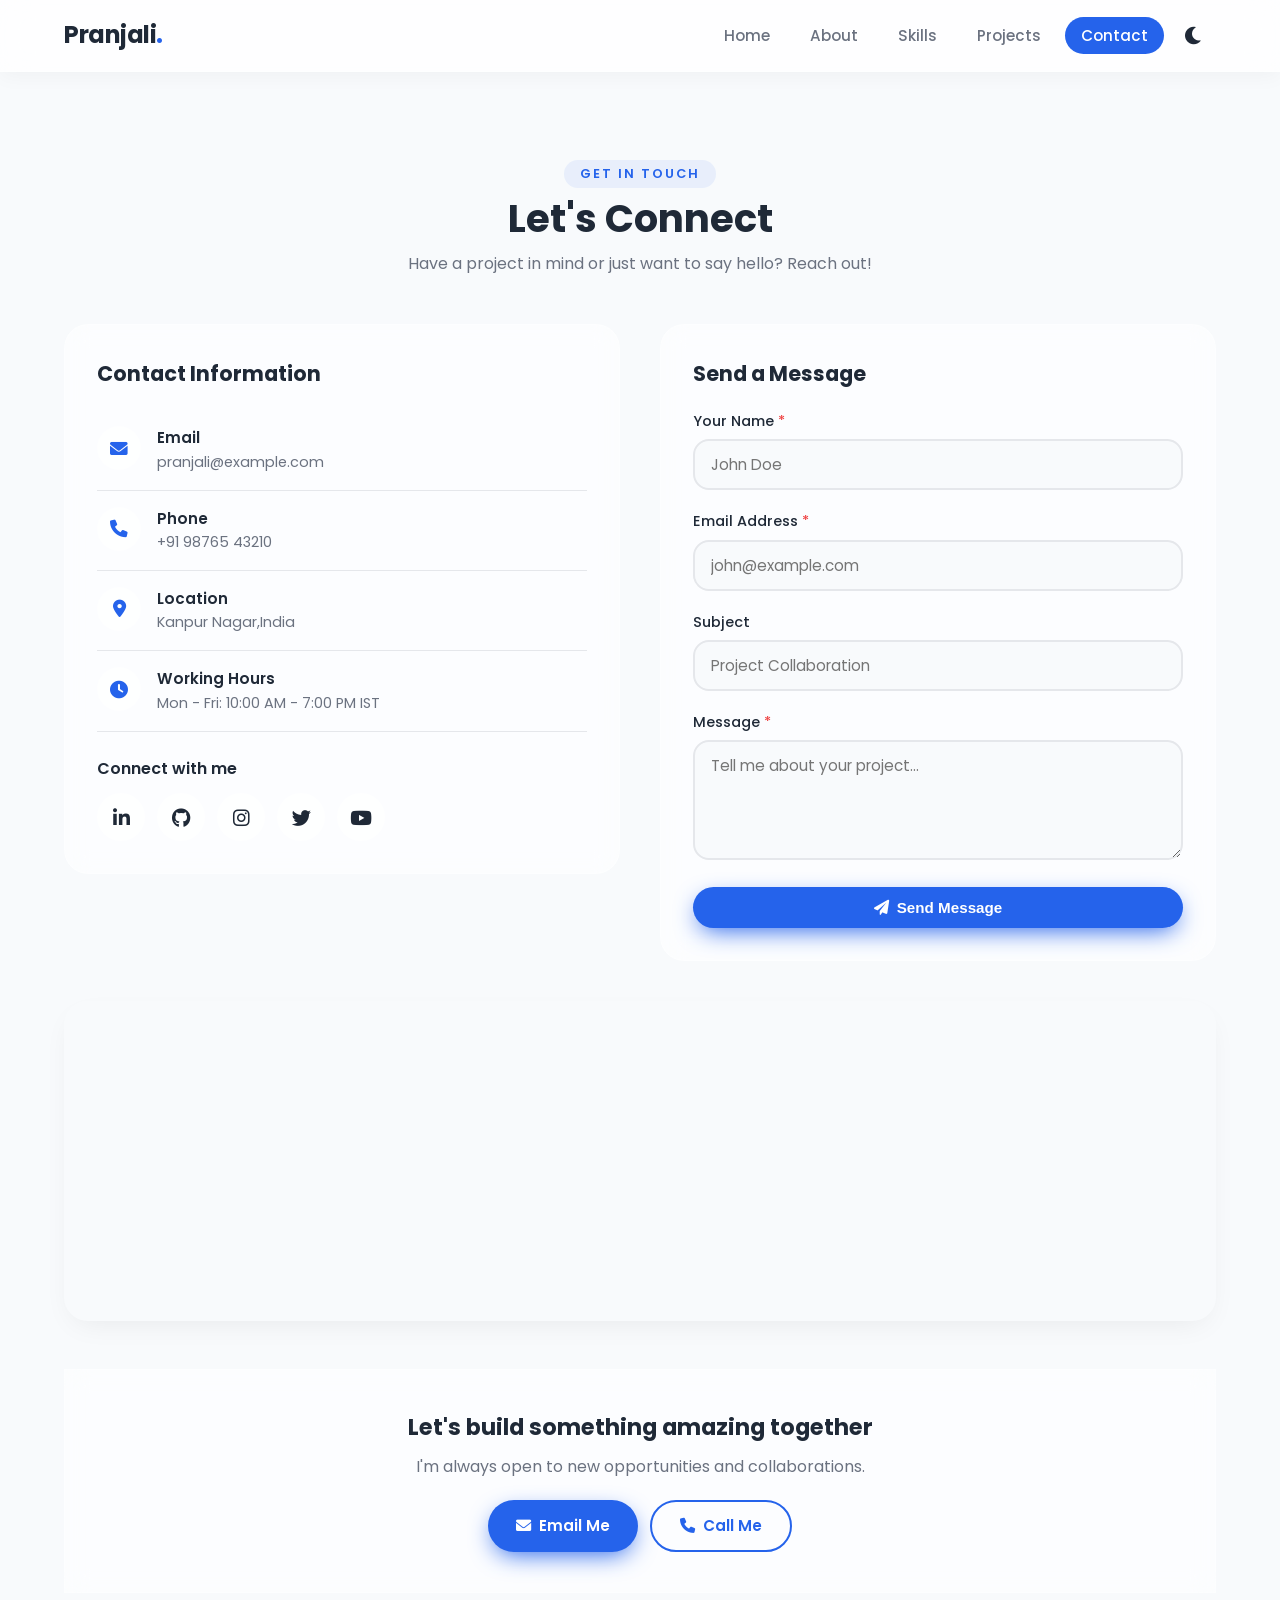
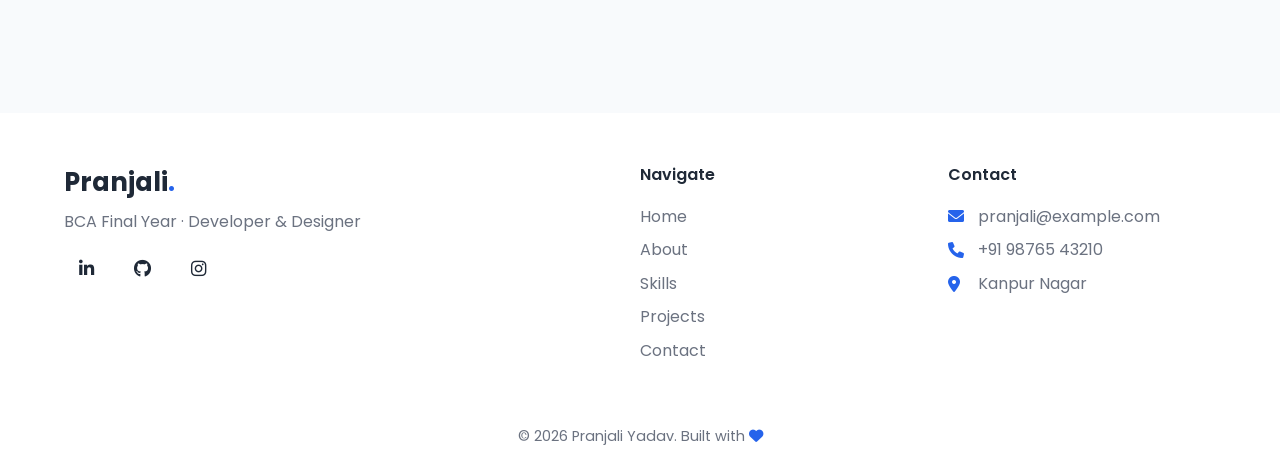
<file: contact.html>
<!DOCTYPE html>
<html lang="en">
<head>
  <meta charset="UTF-8">
  <meta name="viewport" content="width=device-width, initial-scale=1.0, maximum-scale=1.5">
  <title>Contact · Pranjali Yadav</title>
  <meta name="description" content="Get in touch with Pranjali Yadav for collaborations, freelance work, or just to say hello.">
  <meta name="keywords" content="Pranjali Yadav, contact, email, developer, hire">
  
  <meta property="og:title" content="Contact · Pranjali Yadav">
  <meta property="og:description" content="BCA Final Year Student · Developer &amp; Designer">
  <meta property="og:type" content="website">
  <meta property="og:url" content="https://pranjali.dev/contact.html">
  <meta name="twitter:card" content="summary_large_image">
  <meta name="twitter:title" content="Contact · Pranjali Yadav">
  
  <link rel="preconnect" href="https://fonts.googleapis.com">
  <link rel="preconnect" href="https://fonts.gstatic.com" crossorigin>
  <link href="https://fonts.googleapis.com/css2?family=Poppins:wght@300;400;500;600;700;800&display=swap" rel="stylesheet">
  <link rel="stylesheet" href="https://cdnjs.cloudflare.com/ajax/libs/font-awesome/6.0.0-beta3/css/all.min.css">
  <link rel="icon" href="data:image/svg+xml,<svg xmlns='http://www.w3.org/2000/svg' viewBox='0 0 100 100'><text y='.9em' font-size='90'>📬</text></svg>">

  <style>
    /* ============================================================
       CSS VARIABLES & RESET
       ============================================================ */
    :root {
      --primary: #2563EB;
      --secondary: #7C3AED;
      --accent: #06B6D4;
      --bg: #F8FAFC;
      --dark: #111827;
      --text: #1F2937;
      --text-light: #6B7280;
      --white: #ffffff;
      --glass-bg: rgba(255, 255, 255, 0.6);
      --glass-border: rgba(255, 255, 255, 0.25);
      --shadow: 0 10px 30px -10px rgba(0, 0, 0, 0.08);
      --shadow-hover: 0 20px 40px -12px rgba(0, 0, 0, 0.15);
      --radius: 24px;
      --radius-sm: 16px;
      --transition: 0.3s cubic-bezier(0.4, 0, 0.2, 1);
      --font: 'Poppins', sans-serif;
      --navbar-bg: rgba(255, 255, 255, 0.8);
      --navbar-shadow: 0 4px 20px rgba(0, 0, 0, 0.04);
      --card-bg: var(--white);
      --body-bg: var(--bg);
      --text-color: var(--text);
      --border-light: #e5e7eb;
    }

    /* Dark mode variables */
    [data-theme="dark"] {
      --bg: #0f172a;
      --dark: #e2e8f0;
      --text: #f1f5f9;
      --text-light: #94a3b8;
      --white: #1e293b;
      --glass-bg: rgba(30, 41, 59, 0.7);
      --glass-border: rgba(255, 255, 255, 0.08);
      --shadow: 0 10px 30px -10px rgba(0, 0, 0, 0.4);
      --shadow-hover: 0 20px 40px -12px rgba(0, 0, 0, 0.6);
      --navbar-bg: rgba(15, 23, 42, 0.85);
      --navbar-shadow: 0 4px 20px rgba(0, 0, 0, 0.3);
      --card-bg: #1e293b;
      --body-bg: #0f172a;
      --text-color: #f1f5f9;
      --border-light: #334155;
    }

    /* Reset & base */
    *,
    *::before,
    *::after {
      margin: 0;
      padding: 0;
      box-sizing: border-box;
    }

    html {
      scroll-behavior: smooth;
      -webkit-font-smoothing: antialiased;
    }

    body {
      font-family: var(--font);
      background: var(--body-bg);
      color: var(--text-color);
      line-height: 1.6;
      transition: background 0.3s, color 0.3s;
      padding-top: 80px;
    }

    a {
      text-decoration: none;
      color: inherit;
    }

    ul {
      list-style: none;
    }

    img {
      display: block;
      max-width: 100%;
    }

    .container {
      max-width: 1200px;
      margin: 0 auto;
      padding: 0 24px;
    }

    .section-padding {
      padding: 80px 0;
    }

    /* ============================================================
       LOADING SCREEN
       ============================================================ */
    #loader {
      position: fixed;
      inset: 0;
      background: var(--body-bg);
      display: flex;
      flex-direction: column;
      align-items: center;
      justify-content: center;
      z-index: 9999;
      transition: opacity 0.5s ease, visibility 0.5s;
    }
    #loader.hidden {
      opacity: 0;
      visibility: hidden;
      pointer-events: none;
    }
    .loader-spinner {
      width: 48px;
      height: 48px;
      border: 5px solid var(--border-light);
      border-top-color: var(--primary);
      border-radius: 50%;
      animation: spin 0.8s linear infinite;
    }
    @keyframes spin {
      to {
        transform: rotate(360deg);
      }
    }
    #loader p {
      margin-top: 16px;
      font-weight: 500;
      color: var(--text-light);
    }

    /* ============================================================
       SCROLL PROGRESS BAR
       ============================================================ */
    #progress-bar {
      position: fixed;
      top: 0;
      left: 0;
      height: 4px;
      background: linear-gradient(90deg, var(--primary), var(--secondary));
      width: 0%;
      z-index: 1000;
      transition: width 0.1s;
      border-radius: 0 2px 2px 0;
    }

    /* ============================================================
       NAVBAR
       ============================================================ */
    .navbar {
      position: fixed;
      top: 0;
      left: 0;
      right: 0;
      z-index: 999;
      background: var(--navbar-bg);
      backdrop-filter: blur(16px) saturate(180%);
      -webkit-backdrop-filter: blur(16px) saturate(180%);
      border-bottom: 1px solid var(--glass-border);
      box-shadow: var(--navbar-shadow);
      transition: background 0.3s, box-shadow 0.3s;
      height: 72px;
      display: flex;
      align-items: center;
    }

    .nav-container {
      display: flex;
      align-items: center;
      justify-content: space-between;
      width: 100%;
    }

    .logo {
      font-size: 1.5rem;
      font-weight: 700;
      letter-spacing: -0.5px;
      color: var(--text-color);
    }
    .logo span {
      color: var(--primary);
    }

    .nav-menu {
      display: flex;
      align-items: center;
      gap: 8px;
    }
    .nav-menu li a {
      padding: 8px 16px;
      border-radius: 40px;
      font-weight: 500;
      font-size: 0.95rem;
      transition: background 0.2s, color 0.2s;
      color: var(--text-light);
    }
    .nav-menu li a:hover,
    .nav-menu li a.active {
      background: var(--primary);
      color: #fff;
    }

    .theme-toggle {
      background: transparent;
      border: none;
      font-size: 1.25rem;
      color: var(--text-color);
      cursor: pointer;
      padding: 8px;
      border-radius: 50%;
      transition: background 0.2s;
      width: 44px;
      height: 44px;
      display: flex;
      align-items: center;
      justify-content: center;
    }
    .theme-toggle:hover {
      background: var(--glass-bg);
    }

    .mobile-toggle {
      display: none;
      background: transparent;
      border: none;
      font-size: 1.5rem;
      color: var(--text-color);
      cursor: pointer;
      padding: 8px;
    }

    /* ============================================================
       SECTION HEADER
       ============================================================ */
    .section-header {
      text-align: center;
      margin-bottom: 48px;
    }
    .section-tag {
      display: inline-block;
      font-size: 0.8rem;
      font-weight: 600;
      letter-spacing: 2px;
      text-transform: uppercase;
      color: var(--primary);
      background: rgba(37, 99, 235, 0.08);
      padding: 4px 16px;
      border-radius: 40px;
      margin-bottom: 8px;
    }
    .section-header h2 {
      font-size: 2.4rem;
      font-weight: 700;
      line-height: 1.2;
    }
    .section-header p {
      color: var(--text-light);
      margin-top: 8px;
    }

    /* ============================================================
       GLASS UTILITY
       ============================================================ */
    .glass {
      background: var(--glass-bg) !important;
      backdrop-filter: blur(12px) saturate(180%);
      -webkit-backdrop-filter: blur(12px) saturate(180%);
      border: 1px solid var(--glass-border);
    }

    /* ============================================================
       BUTTONS
       ============================================================ */
    .btn {
      display: inline-flex;
      align-items: center;
      gap: 8px;
      padding: 12px 28px;
      border-radius: 40px;
      font-weight: 600;
      font-size: 0.95rem;
      border: none;
      cursor: pointer;
      transition: all 0.25s;
      background: var(--white);
      color: var(--text);
      box-shadow: var(--shadow);
    }
    .btn-primary {
      background: var(--primary);
      color: #fff;
      box-shadow: 0 8px 24px -6px var(--primary);
    }
    .btn-primary:hover {
      transform: translateY(-3px);
      box-shadow: 0 12px 32px -8px var(--primary);
    }
    .btn-outline {
      background: transparent;
      border: 2px solid var(--primary);
      color: var(--primary);
      box-shadow: none;
    }
    .btn-outline:hover {
      background: var(--primary);
      color: #fff;
      transform: translateY(-3px);
    }

    .social-icons {
      display: flex;
      gap: 12px;
      margin-top: 8px;
    }
    .social-icons a {
      width: 44px;
      height: 44px;
      border-radius: 50%;
      background: var(--glass-bg);
      border: 1px solid var(--glass-border);
      display: flex;
      align-items: center;
      justify-content: center;
      font-size: 1.1rem;
      color: var(--text-color);
      transition: all 0.25s;
    }
    .social-icons a:hover {
      background: var(--primary);
      color: #fff;
      border-color: var(--primary);
      transform: translateY(-3px);
    }

    /* ============================================================
       FOOTER
       ============================================================ */
    .footer {
      background: var(--card-bg);
      border-top: 1px solid var(--glass-border);
      padding: 48px 0 24px;
      margin-top: 40px;
    }
    .footer-grid {
      display: grid;
      grid-template-columns: 2fr 1fr 1fr;
      gap: 40px;
      margin-bottom: 32px;
    }
    .footer-brand h3 {
      font-size: 1.6rem;
      font-weight: 700;
    }
    .footer-brand h3 span {
      color: var(--primary);
    }
    .footer-brand p {
      color: var(--text-light);
      margin: 6px 0 12px;
    }
    .footer-links h4,
    .footer-contact h4 {
      font-weight: 600;
      margin-bottom: 12px;
    }
    .footer-links a {
      display: block;
      color: var(--text-light);
      padding: 4px 0;
      transition: color 0.2s;
    }
    .footer-links a:hover {
      color: var(--primary);
    }
    .footer-contact p {
      color: var(--text-light);
      display: flex;
      align-items: center;
      gap: 10px;
      padding: 4px 0;
    }
    .footer-contact p i {
      width: 20px;
      color: var(--primary);
    }
    .footer-bottom {
      text-align: center;
      border-top: 1px solid var(--glass-border);
      padding-top: 24px;
      color: var(--text-light);
      font-size: 0.9rem;
    }

    /* ============================================================
       SCROLL TO TOP
       ============================================================ */
    .scroll-top {
      position: fixed;
      bottom: 32px;
      right: 32px;
      width: 48px;
      height: 48px;
      border-radius: 50%;
      background: var(--primary);
      color: #fff;
      border: none;
      font-size: 1.2rem;
      box-shadow: 0 8px 24px rgba(37, 99, 235, 0.3);
      cursor: pointer;
      opacity: 0;
      visibility: hidden;
      transition: all 0.3s;
      z-index: 99;
    }
    .scroll-top.visible {
      opacity: 1;
      visibility: visible;
    }
    .scroll-top:hover {
      transform: scale(1.08);
      background: var(--secondary);
    }

    /* ============================================================
       CONTACT PAGE SPECIFIC
       ============================================================ */
    .contact-grid {
      display: grid;
      grid-template-columns: 1fr 1fr;
      gap: 40px;
      align-items: start;
    }
    .contact-info-card {
      padding: 32px;
      border-radius: var(--radius);
    }
    .contact-info-card .info-item {
      display: flex;
      gap: 16px;
      align-items: flex-start;
      padding: 16px 0;
      border-bottom: 1px solid var(--border-light);
    }
    .contact-info-card .info-item:last-child {
      border-bottom: none;
    }
    .contact-info-card .info-item .icon {
      width: 44px;
      height: 44px;
      min-width: 44px;
      border-radius: 50%;
      background: var(--glass-bg);
      display: flex;
      align-items: center;
      justify-content: center;
      color: var(--primary);
      font-size: 1.1rem;
    }
    .contact-info-card .info-item .text h4 {
      font-weight: 600;
      font-size: 0.95rem;
    }
    .contact-info-card .info-item .text p {
      color: var(--text-light);
      font-size: 0.9rem;
    }

    .contact-form-card {
      padding: 32px;
      border-radius: var(--radius);
    }
    .contact-form-card .form-group {
      margin-bottom: 20px;
    }
    .contact-form-card .form-group label {
      display: block;
      font-weight: 500;
      font-size: 0.9rem;
      margin-bottom: 6px;
    }
    .contact-form-card .form-group input,
    .contact-form-card .form-group textarea {
      width: 100%;
      padding: 12px 16px;
      border-radius: var(--radius-sm);
      border: 2px solid var(--border-light);
      background: var(--body-bg);
      color: var(--text-color);
      font-family: var(--font);
      font-size: 0.95rem;
      transition: border-color 0.25s;
    }
    .contact-form-card .form-group input:focus,
    .contact-form-card .form-group textarea:focus {
      outline: none;
      border-color: var(--primary);
    }
    .contact-form-card .form-group textarea {
      resize: vertical;
      min-height: 120px;
    }
    .contact-form-card .form-group .error-message {
      color: #EF4444;
      font-size: 0.8rem;
      margin-top: 4px;
      display: block;
    }
    .contact-form-card .success-message {
      display: none;
      background: #10B981;
      color: #fff;
      padding: 16px 20px;
      border-radius: var(--radius-sm);
      margin-top: 16px;
      font-weight: 500;
    }

    .social-links-section {
      margin-top: 24px;
    }
    .social-links-section .social-icons a {
      width: 48px;
      height: 48px;
      font-size: 1.2rem;
    }

    .map-container {
      margin-top: 40px;
      border-radius: var(--radius);
      overflow: hidden;
      box-shadow: var(--shadow);
    }
    .map-container iframe {
      width: 100%;
      height: 320px;
      border: none;
      display: block;
    }

    /* ============================================================
       REVEAL ANIMATIONS
       ============================================================ */
    .reveal-hidden {
      opacity: 0;
      transform: translateY(40px);
      transition: opacity 0.7s cubic-bezier(0.4, 0, 0.2, 1), 
                  transform 0.7s cubic-bezier(0.4, 0, 0.2, 1);
    }
    .reveal-visible {
      opacity: 1 !important;
      transform: translateY(0) !important;
    }

    /* ============================================================
       RESPONSIVE
       ============================================================ */
    @media (max-width: 991px) {
      .contact-grid {
        grid-template-columns: 1fr;
        gap: 30px;
      }
      .contact-info-card {
        order: 2;
      }
      .contact-form-card {
        order: 1;
      }
      .footer-grid {
        grid-template-columns: 1fr 1fr;
        gap: 30px;
      }
    }

    @media (max-width: 767px) {
      body {
        padding-top: 68px;
      }
      .navbar {
        height: 64px;
      }
      .mobile-toggle {
        display: block;
      }
      .nav-menu {
        position: absolute;
        top: 64px;
        left: 0;
        right: 0;
        flex-direction: column;
        background: var(--navbar-bg);
        backdrop-filter: blur(16px) saturate(180%);
        -webkit-backdrop-filter: blur(16px) saturate(180%);
        padding: 16px 24px 24px;
        gap: 4px;
        border-bottom: 1px solid var(--glass-border);
        box-shadow: var(--shadow);
        transform: translateY(-120%);
        opacity: 0;
        visibility: hidden;
        transition: all 0.3s cubic-bezier(0.4, 0, 0.2, 1);
        border-radius: 0 0 var(--radius) var(--radius);
      }
      .nav-menu.open {
        transform: translateY(0);
        opacity: 1;
        visibility: visible;
      }
      .nav-menu li a {
        display: block;
        padding: 12px 16px;
        width: 100%;
        text-align: center;
        border-radius: 12px;
      }
      .theme-toggle-li {
        margin-top: 8px;
      }
      .theme-toggle {
        width: 100%;
        justify-content: center;
        background: var(--glass-bg);
        border-radius: 12px;
        padding: 12px;
      }
      .section-padding {
        padding: 56px 0;
      }
      .contact-info-card,
      .contact-form-card {
        padding: 24px;
      }
      .footer-grid {
        grid-template-columns: 1fr;
        gap: 24px;
        text-align: center;
      }
      .footer-brand .social-icons {
        justify-content: center;
      }
      .footer-contact p {
        justify-content: center;
      }
      .scroll-top {
        bottom: 20px;
        right: 20px;
        width: 44px;
        height: 44px;
        font-size: 1rem;
      }
      .map-container iframe {
        height: 220px;
      }
    }

    @media (max-width: 575px) {
      .container {
        padding: 0 16px;
      }
      .section-header h2 {
        font-size: 1.6rem;
      }
      .contact-info-card,
      .contact-form-card {
        padding: 16px;
      }
    }
  </style>
</head>
<body>
  <!-- Loading Screen -->
  <div id="loader" aria-label="Loading screen" role="status">
    <div class="loader-spinner"></div>
    <p>Loading…</p>
  </div>

  <!-- Scroll Progress Bar -->
  <div id="progress-bar" role="progressbar" aria-valuenow="0" aria-valuemin="0" aria-valuemax="100"></div>

  <!-- Navbar -->
  <header class="navbar" role="navigation" aria-label="Main navigation">
    <div class="container nav-container">
      <a href="index.html" class="logo" aria-label="Pranjali Yadav home">Pranjali<span>.</span></a>
      <button class="mobile-toggle" id="mobileToggle" aria-label="Toggle navigation menu" aria-expanded="false">
        <i class="fas fa-bars"></i>
      </button>
      <ul class="nav-menu" id="navMenu" role="menubar">
        <li role="none"><a href="index.html" role="menuitem">Home</a></li>
        <li role="none"><a href="about.html" role="menuitem">About</a></li>
        <li role="none"><a href="skills.html" role="menuitem">Skills</a></li>
        <li role="none"><a href="projects.html" role="menuitem">Projects</a></li>
        <li role="none"><a href="contact.html" class="active" role="menuitem">Contact</a></li>
        <li role="none" class="theme-toggle-li">
          <button id="themeToggle" class="theme-toggle" aria-label="Toggle dark/light mode">
            <i class="fas fa-moon"></i>
          </button>
        </li>
      </ul>
    </div>
  </header>

  <main>
    <!-- CONTACT SECTION -->
    <section class="section-padding" aria-label="Contact section">
      <div class="container">
        <div class="section-header">
          <span class="section-tag">Get in Touch</span>
          <h2>Let's Connect</h2>
          <p>Have a project in mind or just want to say hello? Reach out!</p>
        </div>

        <div class="contact-grid">
          <!-- Contact Info -->
          <div class="contact-info-card glass">
            <h3 style="font-size: 1.3rem; font-weight: 700; margin-bottom: 20px;">Contact Information</h3>
            
            <div class="info-item">
              <div class="icon"><i class="fas fa-envelope"></i></div>
              <div class="text">
                <h4>Email</h4>
                <p>pranjali@example.com</p>
              </div>
            </div>
            
            <div class="info-item">
              <div class="icon"><i class="fas fa-phone"></i></div>
              <div class="text">
                <h4>Phone</h4>
                <p>+91 98765 43210</p>
              </div>
            </div>
            
            <div class="info-item">
              <div class="icon"><i class="fas fa-map-marker-alt"></i></div>
              <div class="text">
                <h4>Location</h4>
                <p>Kanpur Nagar,India</p>
              </div>
            </div>
            
            <div class="info-item">
              <div class="icon"><i class="fas fa-clock"></i></div>
              <div class="text">
                <h4>Working Hours</h4>
                <p>Mon - Fri: 10:00 AM - 7:00 PM IST</p>
              </div>
            </div>

            <div class="social-links-section">
              <h4 style="font-weight: 600; margin-bottom: 12px;">Connect with me</h4>
              <div class="social-icons">
                <a href="#" aria-label="LinkedIn"><i class="fab fa-linkedin-in"></i></a>
                <a href="#" aria-label="GitHub"><i class="fab fa-github"></i></a>
                <a href="#" aria-label="Instagram"><i class="fab fa-instagram"></i></a>
                <a href="#" aria-label="Twitter"><i class="fab fa-twitter"></i></a>
                <a href="#" aria-label="YouTube"><i class="fab fa-youtube"></i></a>
              </div>
            </div>
          </div>

          <!-- Contact Form -->
          <div class="contact-form-card glass">
            <h3 style="font-size: 1.3rem; font-weight: 700; margin-bottom: 20px;">Send a Message</h3>
            <form id="contactForm" novalidate>
              <div class="form-group">
                <label for="name">Your Name <span style="color: #EF4444;">*</span></label>
                <input type="text" id="name" name="name" placeholder="John Doe" required aria-required="true">
                <span class="error-message" id="nameError"></span>
              </div>
              
              <div class="form-group">
                <label for="email">Email Address <span style="color: #EF4444;">*</span></label>
                <input type="email" id="email" name="email" placeholder="john@example.com" required aria-required="true">
                <span class="error-message" id="emailError"></span>
              </div>
              
              <div class="form-group">
                <label for="subject">Subject</label>
                <input type="text" id="subject" name="subject" placeholder="Project Collaboration">
              </div>
              
              <div class="form-group">
                <label for="message">Message <span style="color: #EF4444;">*</span></label>
                <textarea id="message" name="message" placeholder="Tell me about your project..." required aria-required="true"></textarea>
                <span class="error-message" id="messageError"></span>
              </div>
              
              <button type="submit" class="btn btn-primary" style="width: 100%; justify-content: center;">
                <i class="fas fa-paper-plane"></i> Send Message
              </button>
              
              <div id="successMessage" class="success-message">
                <i class="fas fa-check-circle" style="margin-right: 8px;"></i>
                Thank you! Your message has been sent successfully.
              </div>
            </form>
          </div>
        </div>

        <!-- Google Map Embed -->
        <div class="map-container">
          <iframe 
            src="https://www.google.com/maps/embed?pb=!1m18!1m12!1m3!1d114483.30991269385!2d80.2603164486328!3d26.44992350000001!2m3!1f0!2f0!3f0!3m2!1i1024!2i768!4f13.1!3m3!1m2!1s0x399c4770ce127c2f%3A0xd0ef9eb01f4b7ef6!2sKanpur%2C%20Uttar%20Pradesh!5e0!3m2!1sen!2sin!4v1700000000000" 
            allowfullscreen="" 
            loading="lazy" 
            referrerpolicy="no-referrer-when-downgrade"
            title="Google Map showing Kanpur Nagar, Uttar Pradesh location"
            aria-label="Map showing Kanpur Nagar, Uttar Pradesh">
          </iframe>
        </div>

        <!-- CTA -->
        <div class="cta-box glass" style="text-align: center; padding: 40px; margin-top: 48px;">
          <h3 style="font-size: 1.4rem; font-weight: 700;">Let's build something amazing together</h3>
          <p style="color: var(--text-light); margin: 8px 0 20px;">I'm always open to new opportunities and collaborations.</p>
          <div style="display: flex; gap: 12px; justify-content: center; flex-wrap: wrap;">
            <a href="mailto:pranjali@example.com" class="btn btn-primary"><i class="fas fa-envelope"></i> Email Me</a>
            <a href="#" class="btn btn-outline"><i class="fas fa-phone"></i> Call Me</a>
          </div>
        </div>
      </div>
    </section>
  </main>

  <!-- Footer -->
  <footer class="footer" role="contentinfo">
    <div class="container footer-grid">
      <div class="footer-brand">
        <h3>Pranjali<span>.</span></h3>
        <p>BCA Final Year · Developer &amp; Designer</p>
        <div class="social-icons">
          <a href="#" aria-label="LinkedIn"><i class="fab fa-linkedin-in"></i></a>
          <a href="#" aria-label="GitHub"><i class="fab fa-github"></i></a>
          <a href="#" aria-label="Instagram"><i class="fab fa-instagram"></i></a>
        </div>
      </div>
      <div class="footer-links">
        <h4>Navigate</h4>
        <a href="index.html">Home</a>
        <a href="about.html">About</a>
        <a href="skills.html">Skills</a>
        <a href="projects.html">Projects</a>
        <a href="contact.html">Contact</a>
      </div>
      <div class="footer-contact">
        <h4>Contact</h4>
        <p><i class="fas fa-envelope"></i> pranjali@example.com</p>
        <p><i class="fas fa-phone"></i> +91 98765 43210</p>
        <p><i class="fas fa-map-marker-alt"></i> Kanpur Nagar</p>
      </div>
    </div>
    <div class="footer-bottom">
      <p>&copy; 2026 Pranjali Yadav. Built with <i class="fas fa-heart" style="color: #2563EB;"></i></p>
    </div>
  </footer>

  <button id="scrollTopBtn" aria-label="Scroll to top" class="scroll-top"><i class="fas fa-chevron-up"></i></button>

  <script src="js/script.js" defer></script>
</body>
</html>
</file>
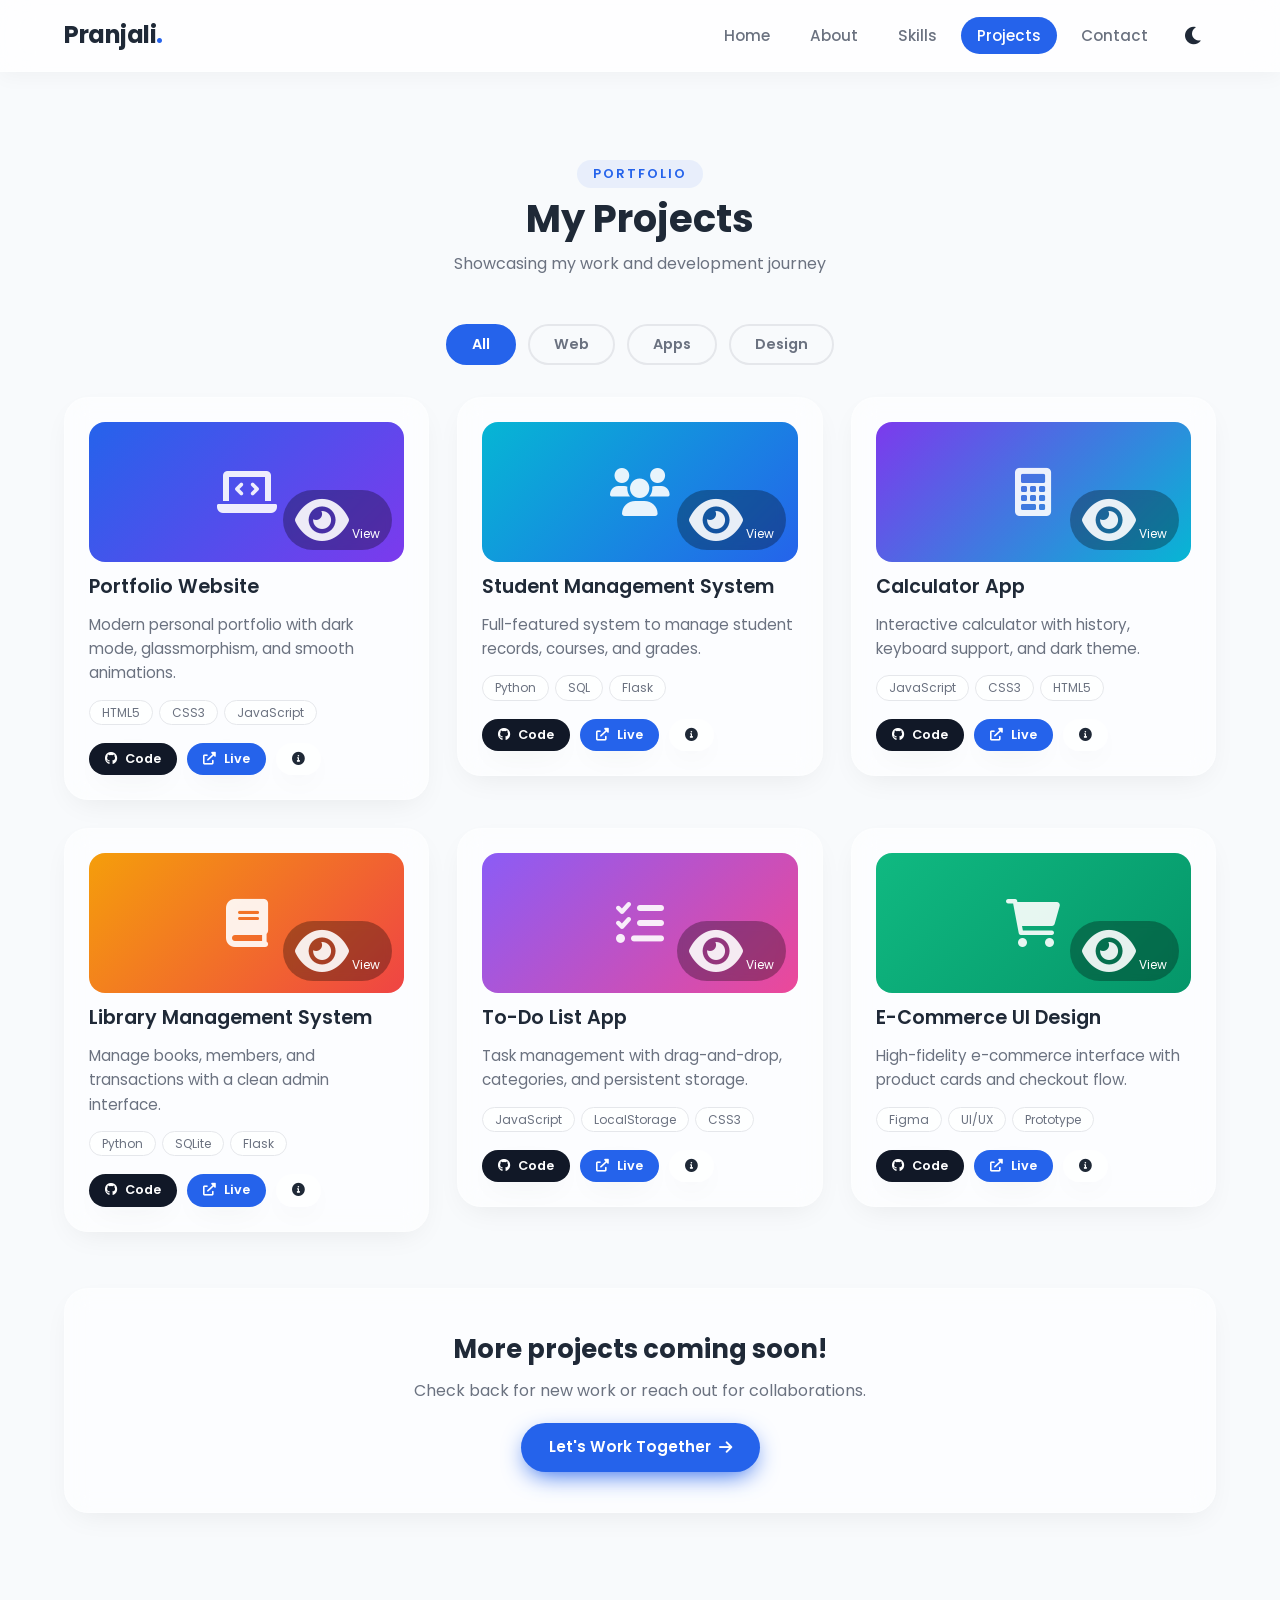
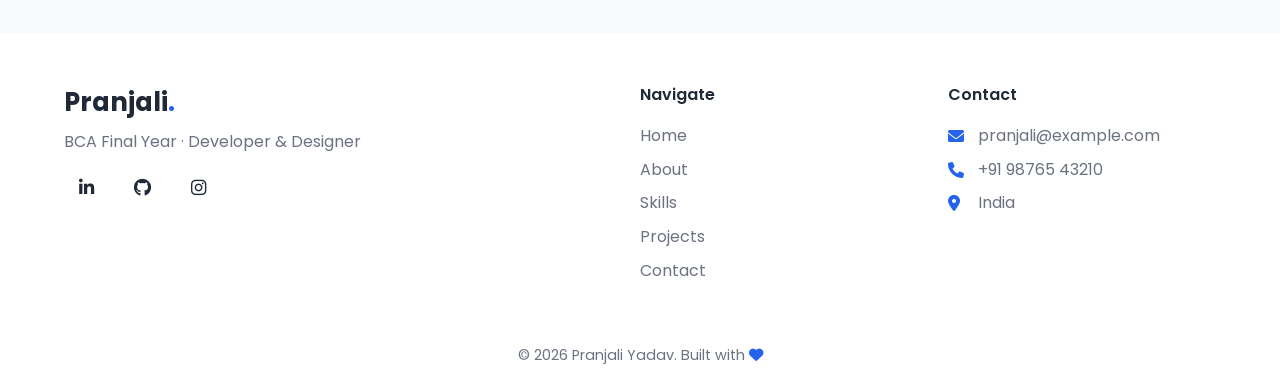
<file: projects.html>
<!DOCTYPE html>
<html lang="en">
<head>
  <meta charset="UTF-8">
  <meta name="viewport" content="width=device-width, initial-scale=1.0, maximum-scale=1.5">
  <title>Projects · Pranjali Yadav</title>
  <meta name="description" content="Explore Pranjali Yadav's portfolio projects including web applications, tools, and full-stack developments.">
  <meta name="keywords" content="Pranjali Yadav, projects, portfolio, web development, student management, calculator">
  
  <meta property="og:title" content="Projects · Pranjali Yadav">
  <meta property="og:description" content="BCA Final Year Student · Developer &amp; Designer">
  <meta property="og:type" content="website">
  <meta property="og:url" content="https://pranjali.dev/projects.html">
  <meta name="twitter:card" content="summary_large_image">
  <meta name="twitter:title" content="Projects · Pranjali Yadav">
  
  <link rel="preconnect" href="https://fonts.googleapis.com">
  <link rel="preconnect" href="https://fonts.gstatic.com" crossorigin>
  <link href="https://fonts.googleapis.com/css2?family=Poppins:wght@300;400;500;600;700;800&display=swap" rel="stylesheet">
  <link rel="stylesheet" href="https://cdnjs.cloudflare.com/ajax/libs/font-awesome/6.0.0-beta3/css/all.min.css">
  <link rel="icon" href="data:image/svg+xml,<svg xmlns='http://www.w3.org/2000/svg' viewBox='0 0 100 100'><text y='.9em' font-size='90'>🚀</text></svg>">

  <style>
    /* ============================================================
       CSS VARIABLES & RESET
       ============================================================ */
    :root {
      --primary: #2563EB;
      --secondary: #7C3AED;
      --accent: #06B6D4;
      --bg: #F8FAFC;
      --dark: #111827;
      --text: #1F2937;
      --text-light: #6B7280;
      --white: #ffffff;
      --glass-bg: rgba(255, 255, 255, 0.6);
      --glass-border: rgba(255, 255, 255, 0.25);
      --shadow: 0 10px 30px -10px rgba(0, 0, 0, 0.08);
      --shadow-hover: 0 20px 40px -12px rgba(0, 0, 0, 0.15);
      --radius: 24px;
      --radius-sm: 16px;
      --transition: 0.3s cubic-bezier(0.4, 0, 0.2, 1);
      --font: 'Poppins', sans-serif;
      --navbar-bg: rgba(255, 255, 255, 0.8);
      --navbar-shadow: 0 4px 20px rgba(0, 0, 0, 0.04);
      --card-bg: var(--white);
      --body-bg: var(--bg);
      --text-color: var(--text);
      --border-light: #e5e7eb;
    }

    /* Dark mode variables */
    [data-theme="dark"] {
      --bg: #0f172a;
      --dark: #e2e8f0;
      --text: #f1f5f9;
      --text-light: #94a3b8;
      --white: #1e293b;
      --glass-bg: rgba(30, 41, 59, 0.7);
      --glass-border: rgba(255, 255, 255, 0.08);
      --shadow: 0 10px 30px -10px rgba(0, 0, 0, 0.4);
      --shadow-hover: 0 20px 40px -12px rgba(0, 0, 0, 0.6);
      --navbar-bg: rgba(15, 23, 42, 0.85);
      --navbar-shadow: 0 4px 20px rgba(0, 0, 0, 0.3);
      --card-bg: #1e293b;
      --body-bg: #0f172a;
      --text-color: #f1f5f9;
      --border-light: #334155;
    }

    /* Reset & base */
    *,
    *::before,
    *::after {
      margin: 0;
      padding: 0;
      box-sizing: border-box;
    }

    html {
      scroll-behavior: smooth;
      -webkit-font-smoothing: antialiased;
    }

    body {
      font-family: var(--font);
      background: var(--body-bg);
      color: var(--text-color);
      line-height: 1.6;
      transition: background 0.3s, color 0.3s;
      padding-top: 80px;
    }

    a {
      text-decoration: none;
      color: inherit;
    }

    ul {
      list-style: none;
    }

    img {
      display: block;
      max-width: 100%;
    }

    .container {
      max-width: 1200px;
      margin: 0 auto;
      padding: 0 24px;
    }

    .section-padding {
      padding: 80px 0;
    }

    /* ============================================================
       LOADING SCREEN
       ============================================================ */
    #loader {
      position: fixed;
      inset: 0;
      background: var(--body-bg);
      display: flex;
      flex-direction: column;
      align-items: center;
      justify-content: center;
      z-index: 9999;
      transition: opacity 0.5s ease, visibility 0.5s;
    }
    #loader.hidden {
      opacity: 0;
      visibility: hidden;
      pointer-events: none;
    }
    .loader-spinner {
      width: 48px;
      height: 48px;
      border: 5px solid var(--border-light);
      border-top-color: var(--primary);
      border-radius: 50%;
      animation: spin 0.8s linear infinite;
    }
    @keyframes spin {
      to {
        transform: rotate(360deg);
      }
    }
    #loader p {
      margin-top: 16px;
      font-weight: 500;
      color: var(--text-light);
    }

    /* ============================================================
       SCROLL PROGRESS BAR
       ============================================================ */
    #progress-bar {
      position: fixed;
      top: 0;
      left: 0;
      height: 4px;
      background: linear-gradient(90deg, var(--primary), var(--secondary));
      width: 0%;
      z-index: 1000;
      transition: width 0.1s;
      border-radius: 0 2px 2px 0;
    }

    /* ============================================================
       NAVBAR
       ============================================================ */
    .navbar {
      position: fixed;
      top: 0;
      left: 0;
      right: 0;
      z-index: 999;
      background: var(--navbar-bg);
      backdrop-filter: blur(16px) saturate(180%);
      -webkit-backdrop-filter: blur(16px) saturate(180%);
      border-bottom: 1px solid var(--glass-border);
      box-shadow: var(--navbar-shadow);
      transition: background 0.3s, box-shadow 0.3s;
      height: 72px;
      display: flex;
      align-items: center;
    }

    .nav-container {
      display: flex;
      align-items: center;
      justify-content: space-between;
      width: 100%;
    }

    .logo {
      font-size: 1.5rem;
      font-weight: 700;
      letter-spacing: -0.5px;
      color: var(--text-color);
    }
    .logo span {
      color: var(--primary);
    }

    .nav-menu {
      display: flex;
      align-items: center;
      gap: 8px;
    }
    .nav-menu li a {
      padding: 8px 16px;
      border-radius: 40px;
      font-weight: 500;
      font-size: 0.95rem;
      transition: background 0.2s, color 0.2s;
      color: var(--text-light);
    }
    .nav-menu li a:hover,
    .nav-menu li a.active {
      background: var(--primary);
      color: #fff;
    }

    .theme-toggle {
      background: transparent;
      border: none;
      font-size: 1.25rem;
      color: var(--text-color);
      cursor: pointer;
      padding: 8px;
      border-radius: 50%;
      transition: background 0.2s;
      width: 44px;
      height: 44px;
      display: flex;
      align-items: center;
      justify-content: center;
    }
    .theme-toggle:hover {
      background: var(--glass-bg);
    }

    .mobile-toggle {
      display: none;
      background: transparent;
      border: none;
      font-size: 1.5rem;
      color: var(--text-color);
      cursor: pointer;
      padding: 8px;
    }

    /* ============================================================
       SECTION HEADER
       ============================================================ */
    .section-header {
      text-align: center;
      margin-bottom: 48px;
    }
    .section-tag {
      display: inline-block;
      font-size: 0.8rem;
      font-weight: 600;
      letter-spacing: 2px;
      text-transform: uppercase;
      color: var(--primary);
      background: rgba(37, 99, 235, 0.08);
      padding: 4px 16px;
      border-radius: 40px;
      margin-bottom: 8px;
    }
    .section-header h2 {
      font-size: 2.4rem;
      font-weight: 700;
      line-height: 1.2;
    }
    .section-header p {
      color: var(--text-light);
      margin-top: 8px;
    }

    /* ============================================================
       GLASS UTILITY
       ============================================================ */
    .glass {
      background: var(--glass-bg) !important;
      backdrop-filter: blur(12px) saturate(180%);
      -webkit-backdrop-filter: blur(12px) saturate(180%);
      border: 1px solid var(--glass-border);
    }

    /* ============================================================
       BUTTONS
       ============================================================ */
    .btn {
      display: inline-flex;
      align-items: center;
      gap: 8px;
      padding: 12px 28px;
      border-radius: 40px;
      font-weight: 600;
      font-size: 0.95rem;
      border: none;
      cursor: pointer;
      transition: all 0.25s;
      background: var(--white);
      color: var(--text);
      box-shadow: var(--shadow);
    }
    .btn-primary {
      background: var(--primary);
      color: #fff;
      box-shadow: 0 8px 24px -6px var(--primary);
    }
    .btn-primary:hover {
      transform: translateY(-3px);
      box-shadow: 0 12px 32px -8px var(--primary);
    }
    .btn-small {
      padding: 8px 18px;
      font-size: 0.85rem;
    }
    .btn-github {
      background: var(--dark);
      color: #fff;
      border: none;
    }
    .btn-github:hover {
      background: #1f2937;
      transform: translateY(-2px);
    }
    .btn-live {
      background: var(--primary);
      color: #fff;
      border: none;
    }
    .btn-live:hover {
      background: var(--secondary);
      transform: translateY(-2px);
    }

    .social-icons {
      display: flex;
      gap: 12px;
      margin-top: 8px;
    }
    .social-icons a {
      width: 44px;
      height: 44px;
      border-radius: 50%;
      background: var(--glass-bg);
      border: 1px solid var(--glass-border);
      display: flex;
      align-items: center;
      justify-content: center;
      font-size: 1.1rem;
      color: var(--text-color);
      transition: all 0.25s;
    }
    .social-icons a:hover {
      background: var(--primary);
      color: #fff;
      border-color: var(--primary);
      transform: translateY(-3px);
    }

    /* ============================================================
       CTA
       ============================================================ */
    .cta-box {
      background: var(--card-bg);
      border-radius: var(--radius);
      padding: 60px 40px;
      text-align: center;
      border: 1px solid var(--glass-border);
      box-shadow: var(--shadow);
    }

    /* ============================================================
       FOOTER
       ============================================================ */
    .footer {
      background: var(--card-bg);
      border-top: 1px solid var(--glass-border);
      padding: 48px 0 24px;
      margin-top: 40px;
    }
    .footer-grid {
      display: grid;
      grid-template-columns: 2fr 1fr 1fr;
      gap: 40px;
      margin-bottom: 32px;
    }
    .footer-brand h3 {
      font-size: 1.6rem;
      font-weight: 700;
    }
    .footer-brand h3 span {
      color: var(--primary);
    }
    .footer-brand p {
      color: var(--text-light);
      margin: 6px 0 12px;
    }
    .footer-links h4,
    .footer-contact h4 {
      font-weight: 600;
      margin-bottom: 12px;
    }
    .footer-links a {
      display: block;
      color: var(--text-light);
      padding: 4px 0;
      transition: color 0.2s;
    }
    .footer-links a:hover {
      color: var(--primary);
    }
    .footer-contact p {
      color: var(--text-light);
      display: flex;
      align-items: center;
      gap: 10px;
      padding: 4px 0;
    }
    .footer-contact p i {
      width: 20px;
      color: var(--primary);
    }
    .footer-bottom {
      text-align: center;
      border-top: 1px solid var(--glass-border);
      padding-top: 24px;
      color: var(--text-light);
      font-size: 0.9rem;
    }

    /* ============================================================
       SCROLL TO TOP
       ============================================================ */
    .scroll-top {
      position: fixed;
      bottom: 32px;
      right: 32px;
      width: 48px;
      height: 48px;
      border-radius: 50%;
      background: var(--primary);
      color: #fff;
      border: none;
      font-size: 1.2rem;
      box-shadow: 0 8px 24px rgba(37, 99, 235, 0.3);
      cursor: pointer;
      opacity: 0;
      visibility: hidden;
      transition: all 0.3s;
      z-index: 99;
    }
    .scroll-top.visible {
      opacity: 1;
      visibility: visible;
    }
    .scroll-top:hover {
      transform: scale(1.08);
      background: var(--secondary);
    }

    /* ============================================================
       PROJECTS PAGE SPECIFIC
       ============================================================ */
    .filter-buttons {
      display: flex;
      gap: 12px;
      justify-content: center;
      flex-wrap: wrap;
      margin-bottom: 32px;
    }
    .filter-btn {
      padding: 8px 24px;
      border-radius: 40px;
      border: 2px solid var(--border-light);
      background: transparent;
      font-weight: 600;
      font-size: 0.9rem;
      color: var(--text-light);
      cursor: pointer;
      transition: all 0.25s;
      font-family: var(--font);
    }
    .filter-btn:hover {
      border-color: var(--primary);
      color: var(--primary);
    }
    .filter-btn.active {
      background: var(--primary);
      border-color: var(--primary);
      color: #fff;
    }
    .projects-grid {
      display: grid;
      grid-template-columns: repeat(3, 1fr);
      gap: 28px;
    }
    .project-item {
      transition: all 0.3s ease;
      opacity: 1;
      transform: scale(1);
    }
    .project-item.hidden {
      display: none;
    }
    .project-card {
      background: var(--card-bg);
      border-radius: var(--radius);
      padding: 24px;
      box-shadow: var(--shadow);
      transition: all 0.3s;
      border: 1px solid var(--glass-border);
      display: flex;
      flex-direction: column;
      gap: 10px;
    }
    .project-card:hover {
      transform: translateY(-8px);
      box-shadow: var(--shadow-hover);
    }
    .project-card .project-img {
      height: 140px;
      border-radius: var(--radius-sm);
      display: flex;
      align-items: center;
      justify-content: center;
      font-size: 3rem;
      color: #fff;
      position: relative;
      overflow: hidden;
    }
    .project-card .project-img i {
      font-size: 3rem;
      color: rgba(255,255,255,0.9);
    }
    .project-card .project-img .overlay-icon {
      position: absolute;
      bottom: 12px;
      right: 12px;
      background: rgba(0,0,0,0.3);
      padding: 6px 12px;
      border-radius: 40px;
      color: #fff;
      font-size: 0.75rem;
      backdrop-filter: blur(4px);
    }
    .project-card h3 {
      font-size: 1.2rem;
      font-weight: 600;
    }
    .project-card p {
      color: var(--text-light);
      font-size: 0.95rem;
    }
    .project-card .project-tech {
      display: flex;
      gap: 6px;
      flex-wrap: wrap;
      margin: 4px 0;
    }
    .project-card .project-tech span {
      background: var(--glass-bg);
      padding: 2px 12px;
      border-radius: 40px;
      font-size: 0.75rem;
      color: var(--text-light);
      border: 1px solid var(--border-light);
    }
    .project-card .project-actions {
      display: flex;
      gap: 10px;
      margin-top: 4px;
      flex-wrap: wrap;
    }
    .project-card .project-actions .btn-small {
      padding: 6px 16px;
      font-size: 0.8rem;
    }

    /* Modal */
    .modal-overlay {
      position: fixed;
      inset: 0;
      background: rgba(0,0,0,0.6);
      backdrop-filter: blur(8px);
      z-index: 2000;
      display: none;
      align-items: center;
      justify-content: center;
      padding: 20px;
    }
    .modal-overlay.active {
      display: flex;
    }
    .modal-content {
      background: var(--card-bg);
      border-radius: var(--radius);
      max-width: 560px;
      width: 100%;
      padding: 40px;
      position: relative;
      box-shadow: 0 40px 80px rgba(0,0,0,0.3);
      animation: modalIn 0.3s ease;
    }
    @keyframes modalIn {
      from { transform: scale(0.9) translateY(20px); opacity: 0; }
      to { transform: scale(1) translateY(0); opacity: 1; }
    }
    .modal-close {
      position: absolute;
      top: 16px;
      right: 20px;
      background: none;
      border: none;
      font-size: 1.5rem;
      color: var(--text-light);
      cursor: pointer;
      transition: color 0.2s;
    }
    .modal-close:hover {
      color: var(--primary);
    }
    .modal-content h3 {
      font-size: 1.5rem;
      font-weight: 700;
      margin-bottom: 12px;
    }
    .modal-content p {
      color: var(--text-light);
      line-height: 1.7;
      margin-bottom: 12px;
    }
    .modal-content .modal-tech {
      display: flex;
      gap: 8px;
      flex-wrap: wrap;
      margin-bottom: 20px;
    }
    .modal-content .modal-tech span {
      background: var(--glass-bg);
      padding: 4px 16px;
      border-radius: 40px;
      font-size: 0.85rem;
      border: 1px solid var(--border-light);
    }
    .modal-content .modal-actions {
      display: flex;
      gap: 12px;
    }

    /* ============================================================
       REVEAL ANIMATIONS
       ============================================================ */
    .reveal-hidden {
      opacity: 0;
      transform: translateY(40px);
      transition: opacity 0.7s cubic-bezier(0.4, 0, 0.2, 1), 
                  transform 0.7s cubic-bezier(0.4, 0, 0.2, 1);
    }
    .reveal-visible {
      opacity: 1 !important;
      transform: translateY(0) !important;
    }

    /* ============================================================
       RESPONSIVE
       ============================================================ */
    @media (max-width: 991px) {
      .projects-grid {
        grid-template-columns: repeat(2, 1fr);
      }
      .footer-grid {
        grid-template-columns: 1fr 1fr;
        gap: 30px;
      }
    }

    @media (max-width: 767px) {
      body {
        padding-top: 68px;
      }
      .navbar {
        height: 64px;
      }
      .mobile-toggle {
        display: block;
      }
      .nav-menu {
        position: absolute;
        top: 64px;
        left: 0;
        right: 0;
        flex-direction: column;
        background: var(--navbar-bg);
        backdrop-filter: blur(16px) saturate(180%);
        -webkit-backdrop-filter: blur(16px) saturate(180%);
        padding: 16px 24px 24px;
        gap: 4px;
        border-bottom: 1px solid var(--glass-border);
        box-shadow: var(--shadow);
        transform: translateY(-120%);
        opacity: 0;
        visibility: hidden;
        transition: all 0.3s cubic-bezier(0.4, 0, 0.2, 1);
        border-radius: 0 0 var(--radius) var(--radius);
      }
      .nav-menu.open {
        transform: translateY(0);
        opacity: 1;
        visibility: visible;
      }
      .nav-menu li a {
        display: block;
        padding: 12px 16px;
        width: 100%;
        text-align: center;
        border-radius: 12px;
      }
      .theme-toggle-li {
        margin-top: 8px;
      }
      .theme-toggle {
        width: 100%;
        justify-content: center;
        background: var(--glass-bg);
        border-radius: 12px;
        padding: 12px;
      }
      .section-padding {
        padding: 56px 0;
      }
      .projects-grid {
        grid-template-columns: 1fr;
        max-width: 420px;
        margin: 0 auto;
      }
      .filter-buttons {
        gap: 8px;
      }
      .filter-btn {
        padding: 6px 16px;
        font-size: 0.8rem;
      }
      .cta-box {
        padding: 40px 24px;
      }
      .footer-grid {
        grid-template-columns: 1fr;
        gap: 24px;
        text-align: center;
      }
      .footer-brand .social-icons {
        justify-content: center;
      }
      .footer-contact p {
        justify-content: center;
      }
      .scroll-top {
        bottom: 20px;
        right: 20px;
        width: 44px;
        height: 44px;
        font-size: 1rem;
      }
      .modal-content {
        padding: 28px 20px;
      }
    }

    @media (max-width: 575px) {
      .container {
        padding: 0 16px;
      }
      .section-header h2 {
        font-size: 1.6rem;
      }
      .cta-box {
        padding: 32px 16px;
      }
      .project-card {
        padding: 16px;
      }
      .project-card .project-img {
        height: 100px;
      }
    }
  </style>
</head>
<body>
  <!-- Loading Screen -->
  <div id="loader" aria-label="Loading screen" role="status">
    <div class="loader-spinner"></div>
    <p>Loading…</p>
  </div>

  <!-- Scroll Progress Bar -->
  <div id="progress-bar" role="progressbar" aria-valuenow="0" aria-valuemin="0" aria-valuemax="100"></div>

  <!-- Navbar -->
  <header class="navbar" role="navigation" aria-label="Main navigation">
    <div class="container nav-container">
      <a href="index.html" class="logo" aria-label="Pranjali Yadav home">Pranjali<span>.</span></a>
      <button class="mobile-toggle" id="mobileToggle" aria-label="Toggle navigation menu" aria-expanded="false">
        <i class="fas fa-bars"></i>
      </button>
      <ul class="nav-menu" id="navMenu" role="menubar">
        <li role="none"><a href="index.html" role="menuitem">Home</a></li>
        <li role="none"><a href="about.html" role="menuitem">About</a></li>
        <li role="none"><a href="skills.html" role="menuitem">Skills</a></li>
        <li role="none"><a href="projects.html" class="active" role="menuitem">Projects</a></li>
        <li role="none"><a href="contact.html" role="menuitem">Contact</a></li>
        <li role="none" class="theme-toggle-li">
          <button id="themeToggle" class="theme-toggle" aria-label="Toggle dark/light mode">
            <i class="fas fa-moon"></i>
          </button>
        </li>
      </ul>
    </div>
  </header>

  <main>
    <!-- PROJECTS SECTION -->
    <section class="section-padding" aria-label="Projects section">
      <div class="container">
        <div class="section-header">
          <span class="section-tag">Portfolio</span>
          <h2>My Projects</h2>
          <p>Showcasing my work and development journey</p>
        </div>

        <!-- Filter Buttons -->
        <div class="filter-buttons" role="tablist" aria-label="Filter projects">
          <button class="filter-btn active" data-filter="all" role="tab">All</button>
          <button class="filter-btn" data-filter="web" role="tab">Web</button>
          <button class="filter-btn" data-filter="app" role="tab">Apps</button>
          <button class="filter-btn" data-filter="design" role="tab">Design</button>
        </div>

        <!-- Projects Grid -->
        <div class="projects-grid" id="projectsGrid">
          <!-- Project 1: Portfolio Website -->
          <div class="project-item" data-category="web">
            <div class="project-card glass">
              <div class="project-img" style="background: linear-gradient(135deg, #2563EB, #7C3AED);">
                <i class="fas fa-laptop-code"></i>
                <span class="overlay-icon"><i class="fas fa-eye"></i> View</span>
              </div>
              <h3 class="project-title">Portfolio Website</h3>
              <p class="project-desc">Modern personal portfolio with dark mode, glassmorphism, and smooth animations.</p>
              <div class="project-tech">
                <span>HTML5</span><span>CSS3</span><span>JavaScript</span>
              </div>
              <div class="project-actions">
                <a href="#" class="btn btn-small btn-github"><i class="fab fa-github"></i> Code</a>
                <a href="#" class="btn btn-small btn-live"><i class="fas fa-external-link-alt"></i> Live</a>
                <button class="btn btn-small" style="background: var(--glass-bg);" data-modal-target="#modal1"><i class="fas fa-info-circle"></i></button>
              </div>
            </div>
          </div>

          <!-- Project 2: Student Management System -->
          <div class="project-item" data-category="app">
            <div class="project-card glass">
              <div class="project-img" style="background: linear-gradient(135deg, #06B6D4, #2563EB);">
                <i class="fas fa-users"></i>
                <span class="overlay-icon"><i class="fas fa-eye"></i> View</span>
              </div>
              <h3 class="project-title">Student Management System</h3>
              <p class="project-desc">Full-featured system to manage student records, courses, and grades.</p>
              <div class="project-tech">
                <span>Python</span><span>SQL</span><span>Flask</span>
              </div>
              <div class="project-actions">
                <a href="#" class="btn btn-small btn-github"><i class="fab fa-github"></i> Code</a>
                <a href="#" class="btn btn-small btn-live"><i class="fas fa-external-link-alt"></i> Live</a>
                <button class="btn btn-small" style="background: var(--glass-bg);" data-modal-target="#modal2"><i class="fas fa-info-circle"></i></button>
              </div>
            </div>
          </div>

          <!-- Project 3: Calculator -->
          <div class="project-item" data-category="web">
            <div class="project-card glass">
              <div class="project-img" style="background: linear-gradient(135deg, #7C3AED, #06B6D4);">
                <i class="fas fa-calculator"></i>
                <span class="overlay-icon"><i class="fas fa-eye"></i> View</span>
              </div>
              <h3 class="project-title">Calculator App</h3>
              <p class="project-desc">Interactive calculator with history, keyboard support, and dark theme.</p>
              <div class="project-tech">
                <span>JavaScript</span><span>CSS3</span><span>HTML5</span>
              </div>
              <div class="project-actions">
                <a href="#" class="btn btn-small btn-github"><i class="fab fa-github"></i> Code</a>
                <a href="#" class="btn btn-small btn-live"><i class="fas fa-external-link-alt"></i> Live</a>
                <button class="btn btn-small" style="background: var(--glass-bg);" data-modal-target="#modal3"><i class="fas fa-info-circle"></i></button>
              </div>
            </div>
          </div>

          <!-- Project 4: Library Management System -->
          <div class="project-item" data-category="app">
            <div class="project-card glass">
              <div class="project-img" style="background: linear-gradient(135deg, #F59E0B, #EF4444);">
                <i class="fas fa-book"></i>
                <span class="overlay-icon"><i class="fas fa-eye"></i> View</span>
              </div>
              <h3 class="project-title">Library Management System</h3>
              <p class="project-desc">Manage books, members, and transactions with a clean admin interface.</p>
              <div class="project-tech">
                <span>Python</span><span>SQLite</span><span>Flask</span>
              </div>
              <div class="project-actions">
                <a href="#" class="btn btn-small btn-github"><i class="fab fa-github"></i> Code</a>
                <a href="#" class="btn btn-small btn-live"><i class="fas fa-external-link-alt"></i> Live</a>
                <button class="btn btn-small" style="background: var(--glass-bg);" data-modal-target="#modal4"><i class="fas fa-info-circle"></i></button>
              </div>
            </div>
          </div>

          <!-- Project 5: To-Do List -->
          <div class="project-item" data-category="web">
            <div class="project-card glass">
              <div class="project-img" style="background: linear-gradient(135deg, #8B5CF6, #EC4899);">
                <i class="fas fa-tasks"></i>
                <span class="overlay-icon"><i class="fas fa-eye"></i> View</span>
              </div>
              <h3 class="project-title">To-Do List App</h3>
              <p class="project-desc">Task management with drag-and-drop, categories, and persistent storage.</p>
              <div class="project-tech">
                <span>JavaScript</span><span>LocalStorage</span><span>CSS3</span>
              </div>
              <div class="project-actions">
                <a href="#" class="btn btn-small btn-github"><i class="fab fa-github"></i> Code</a>
                <a href="#" class="btn btn-small btn-live"><i class="fas fa-external-link-alt"></i> Live</a>
                <button class="btn btn-small" style="background: var(--glass-bg);" data-modal-target="#modal5"><i class="fas fa-info-circle"></i></button>
              </div>
            </div>
          </div>

          <!-- Project 6: E-Commerce UI Design -->
          <div class="project-item" data-category="design">
            <div class="project-card glass">
              <div class="project-img" style="background: linear-gradient(135deg, #10B981, #059669);">
                <i class="fas fa-shopping-cart"></i>
                <span class="overlay-icon"><i class="fas fa-eye"></i> View</span>
              </div>
              <h3 class="project-title">E-Commerce UI Design</h3>
              <p class="project-desc">High-fidelity e-commerce interface with product cards and checkout flow.</p>
              <div class="project-tech">
                <span>Figma</span><span>UI/UX</span><span>Prototype</span>
              </div>
              <div class="project-actions">
                <a href="#" class="btn btn-small btn-github"><i class="fab fa-github"></i> Code</a>
                <a href="#" class="btn btn-small btn-live"><i class="fas fa-external-link-alt"></i> Live</a>
                <button class="btn btn-small" style="background: var(--glass-bg);" data-modal-target="#modal6"><i class="fas fa-info-circle"></i></button>
              </div>
            </div>
          </div>
        </div>

        <!-- CTA -->
        <div class="cta-box glass" style="text-align: center; padding: 40px; margin-top: 56px;">
          <h3 style="font-size: 1.6rem; font-weight: 700;">More projects coming soon!</h3>
          <p style="color: var(--text-light); margin: 8px 0 20px;">Check back for new work or reach out for collaborations.</p>
          <a href="contact.html" class="btn btn-primary">Let's Work Together <i class="fas fa-arrow-right"></i></a>
        </div>
      </div>
    </section>
  </main>

  <!-- Modal Overlay -->
  <div class="modal-overlay" id="modalOverlay" role="dialog" aria-modal="true" aria-labelledby="modalTitle">
    <div class="modal-content">
      <button class="modal-close" id="modalClose" aria-label="Close modal"><i class="fas fa-times"></i></button>
      <h3 id="modalTitle">Project Title</h3>
      <p id="modalDesc">Project description goes here.</p>
      <div class="modal-tech" id="modalTech">
        <span>HTML</span><span>CSS</span><span>JS</span>
      </div>
      <div class="modal-actions">
        <a href="#" class="btn btn-small btn-github"><i class="fab fa-github"></i> View Code</a>
        <a href="#" class="btn btn-small btn-live"><i class="fas fa-external-link-alt"></i> Live Demo</a>
      </div>
    </div>
  </div>

  <!-- Hidden modal data -->
  <div id="modal1" style="display: none;">
    <div class="project-title">Portfolio Website</div>
    <div class="project-desc">A modern personal portfolio built with HTML, CSS, and vanilla JavaScript. Features dark mode, glassmorphism, smooth animations, and fully responsive design.</div>
    <div class="project-tech">HTML5 · CSS3 · JavaScript</div>
  </div>
  <div id="modal2" style="display: none;">
    <div class="project-title">Student Management System</div>
    <div class="project-desc">A full-stack web application for managing student records, courses, grades, and attendance. Built with Python Flask and SQLite.</div>
    <div class="project-tech">Python · Flask · SQLite</div>
  </div>
  <div id="modal3" style="display: none;">
    <div class="project-title">Calculator App</div>
    <div class="project-desc">A feature-rich calculator with history, keyboard support, dark/light theme, and responsive design. Built with vanilla JavaScript.</div>
    <div class="project-tech">JavaScript · CSS3 · HTML5</div>
  </div>
  <div id="modal4" style="display: none;">
    <div class="project-title">Library Management System</div>
    <div class="project-desc">A comprehensive library management system with book inventory, member management, transaction tracking, and admin dashboard.</div>
    <div class="project-tech">Python · SQLite · Flask</div>
  </div>
  <div id="modal5" style="display: none;">
    <div class="project-title">To-Do List App</div>
    <div class="project-desc">A modern task management app with drag-and-drop functionality, categories, priority levels, and local storage persistence.</div>
    <div class="project-tech">JavaScript · LocalStorage · CSS3</div>
  </div>
  <div id="modal6" style="display: none;">
    <div class="project-title">E-Commerce UI Design</div>
    <div class="project-desc">A high-fidelity e-commerce interface design with product listings, detailed product pages, shopping cart, and checkout flow created in Figma.</div>
    <div class="project-tech">Figma · UI/UX · Prototype</div>
  </div>

  <!-- Footer -->
  <footer class="footer" role="contentinfo">
    <div class="container footer-grid">
      <div class="footer-brand">
        <h3>Pranjali<span>.</span></h3>
        <p>BCA Final Year · Developer &amp; Designer</p>
        <div class="social-icons">
          <a href="#" aria-label="LinkedIn"><i class="fab fa-linkedin-in"></i></a>
          <a href="#" aria-label="GitHub"><i class="fab fa-github"></i></a>
          <a href="#" aria-label="Instagram"><i class="fab fa-instagram"></i></a>
        </div>
      </div>
      <div class="footer-links">
        <h4>Navigate</h4>
        <a href="index.html">Home</a>
        <a href="about.html">About</a>
        <a href="skills.html">Skills</a>
        <a href="projects.html">Projects</a>
        <a href="contact.html">Contact</a>
      </div>
      <div class="footer-contact">
        <h4>Contact</h4>
        <p><i class="fas fa-envelope"></i> pranjali@example.com</p>
        <p><i class="fas fa-phone"></i> +91 98765 43210</p>
        <p><i class="fas fa-map-marker-alt"></i> India</p>
      </div>
    </div>
    <div class="footer-bottom">
      <p>&copy; 2026 Pranjali Yadav. Built with <i class="fas fa-heart" style="color: #2563EB;"></i></p>
    </div>
  </footer>

  <button id="scrollTopBtn" aria-label="Scroll to top" class="scroll-top"><i class="fas fa-chevron-up"></i></button>

  <script src="js/script.js" defer></script>
</body>
</html>
</file>
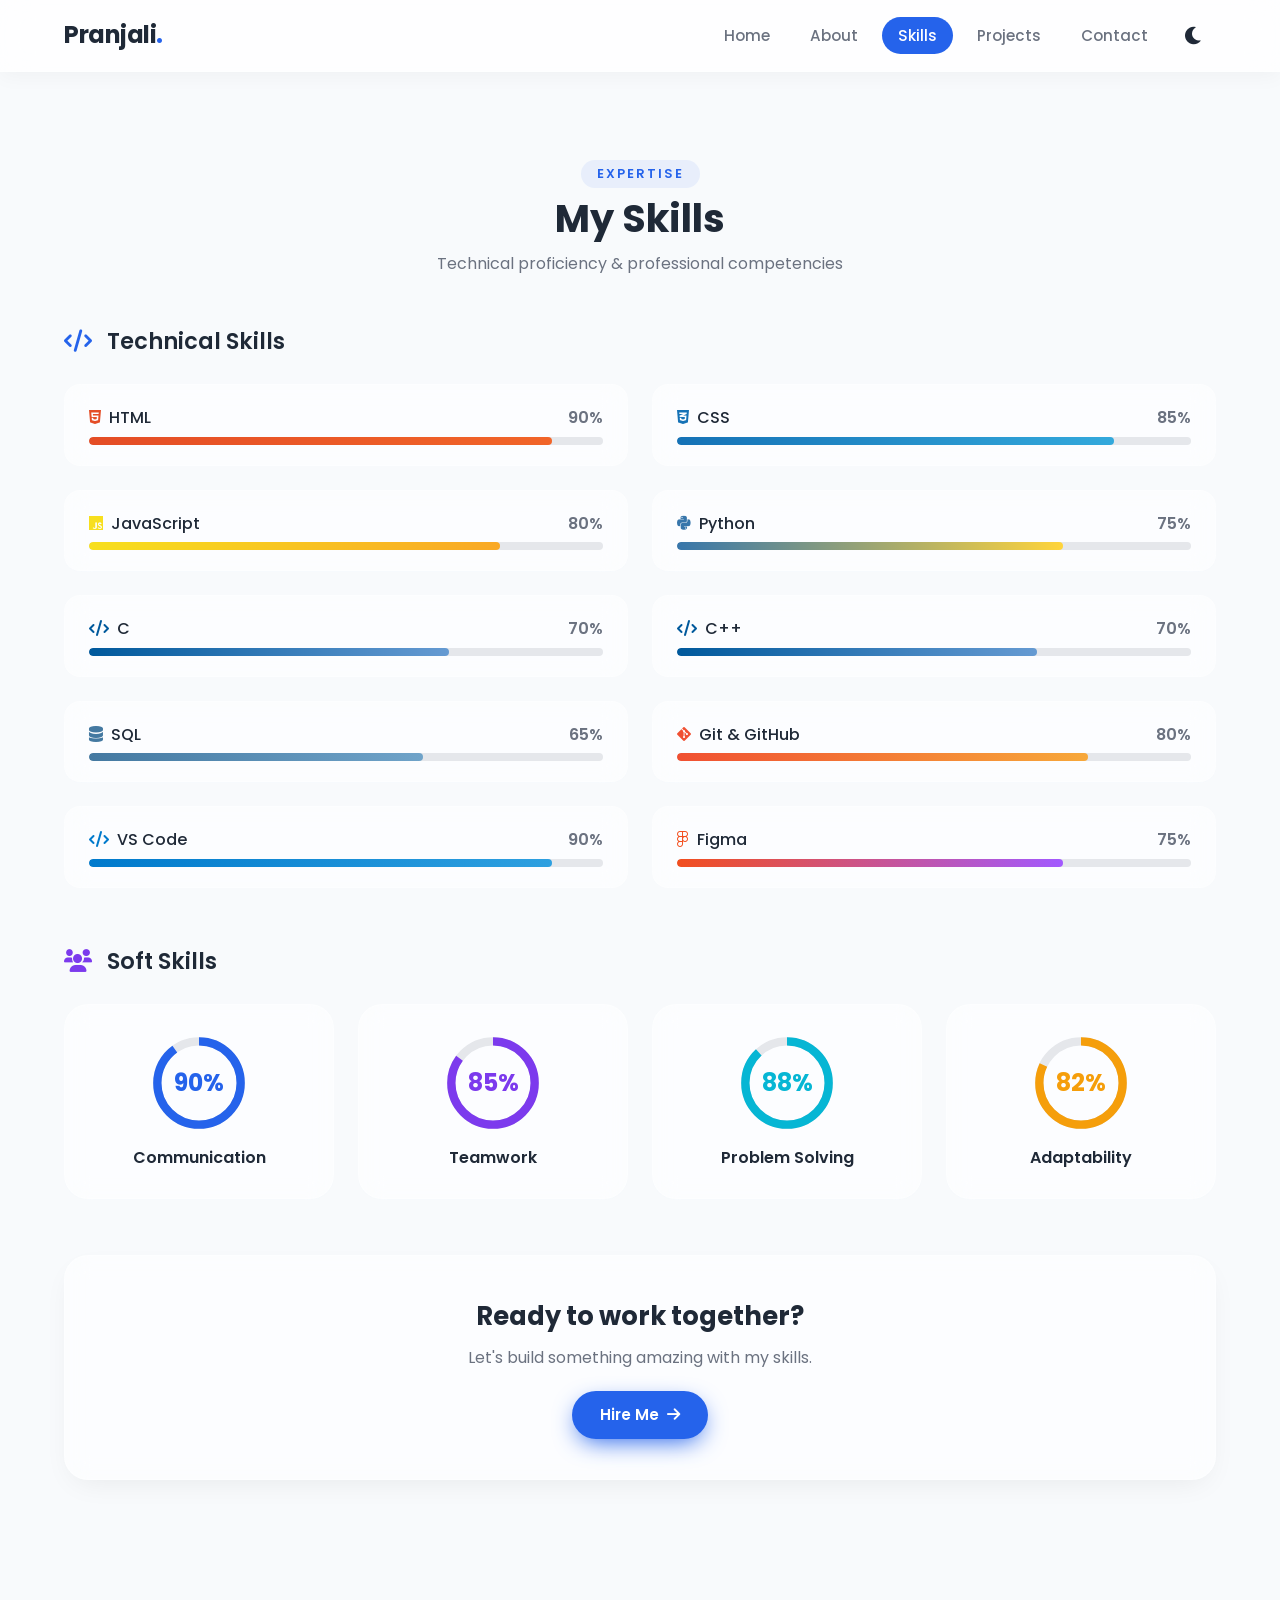
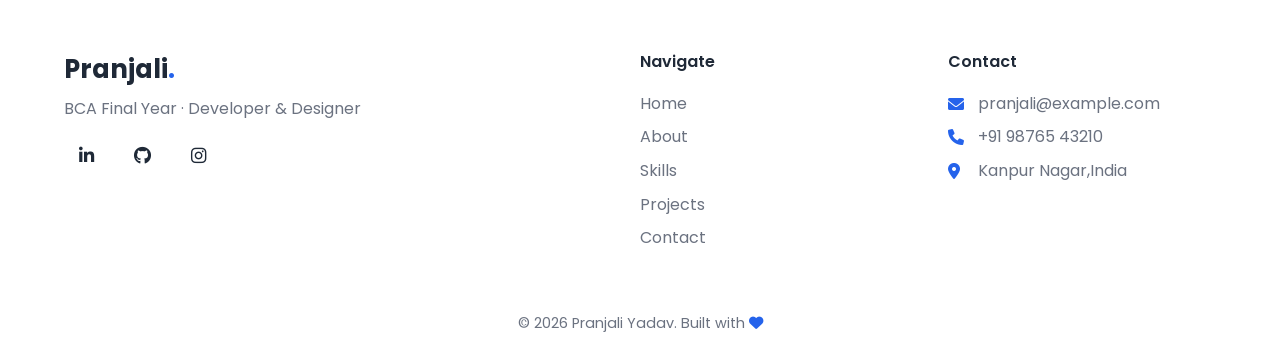
<file: skills.html>
<!DOCTYPE html>
<html lang="en">
<head>
  <meta charset="UTF-8">
  <meta name="viewport" content="width=device-width, initial-scale=1.0, maximum-scale=1.5">
  <title>Skills · Pranjali Yadav</title>
  <meta name="description" content="Explore Pranjali Yadav's technical skills and expertise in web development, programming, and design.">
  <meta name="keywords" content="Pranjali Yadav, skills, HTML, CSS, JavaScript, Python, developer">
  
  <meta property="og:title" content="Skills · Pranjali Yadav">
  <meta property="og:description" content="BCA Final Year Student · Developer &amp; Designer">
  <meta property="og:type" content="website">
  <meta property="og:url" content="https://pranjali.dev/skills.html">
  <meta name="twitter:card" content="summary_large_image">
  <meta name="twitter:title" content="Skills · Pranjali Yadav">
  
  <link rel="preconnect" href="https://fonts.googleapis.com">
  <link rel="preconnect" href="https://fonts.gstatic.com" crossorigin>
  <link href="https://fonts.googleapis.com/css2?family=Poppins:wght@300;400;500;600;700;800&display=swap" rel="stylesheet">
  <link rel="stylesheet" href="https://cdnjs.cloudflare.com/ajax/libs/font-awesome/6.0.0-beta3/css/all.min.css">
  <link rel="icon" href="data:image/svg+xml,<svg xmlns='http://www.w3.org/2000/svg' viewBox='0 0 100 100'><text y='.9em' font-size='90'>💪</text></svg>">

  <style>
    /* ============================================================
       CSS VARIABLES & RESET
       ============================================================ */
    :root {
      --primary: #2563EB;
      --secondary: #7C3AED;
      --accent: #06B6D4;
      --bg: #F8FAFC;
      --dark: #111827;
      --text: #1F2937;
      --text-light: #6B7280;
      --white: #ffffff;
      --glass-bg: rgba(255, 255, 255, 0.6);
      --glass-border: rgba(255, 255, 255, 0.25);
      --shadow: 0 10px 30px -10px rgba(0, 0, 0, 0.08);
      --shadow-hover: 0 20px 40px -12px rgba(0, 0, 0, 0.15);
      --radius: 24px;
      --radius-sm: 16px;
      --transition: 0.3s cubic-bezier(0.4, 0, 0.2, 1);
      --font: 'Poppins', sans-serif;
      --navbar-bg: rgba(255, 255, 255, 0.8);
      --navbar-shadow: 0 4px 20px rgba(0, 0, 0, 0.04);
      --card-bg: var(--white);
      --body-bg: var(--bg);
      --text-color: var(--text);
      --border-light: #e5e7eb;
    }

    /* Dark mode variables */
    [data-theme="dark"] {
      --bg: #0f172a;
      --dark: #e2e8f0;
      --text: #f1f5f9;
      --text-light: #94a3b8;
      --white: #1e293b;
      --glass-bg: rgba(30, 41, 59, 0.7);
      --glass-border: rgba(255, 255, 255, 0.08);
      --shadow: 0 10px 30px -10px rgba(0, 0, 0, 0.4);
      --shadow-hover: 0 20px 40px -12px rgba(0, 0, 0, 0.6);
      --navbar-bg: rgba(15, 23, 42, 0.85);
      --navbar-shadow: 0 4px 20px rgba(0, 0, 0, 0.3);
      --card-bg: #1e293b;
      --body-bg: #0f172a;
      --text-color: #f1f5f9;
      --border-light: #334155;
    }

    /* Reset & base */
    *,
    *::before,
    *::after {
      margin: 0;
      padding: 0;
      box-sizing: border-box;
    }

    html {
      scroll-behavior: smooth;
      -webkit-font-smoothing: antialiased;
    }

    body {
      font-family: var(--font);
      background: var(--body-bg);
      color: var(--text-color);
      line-height: 1.6;
      transition: background 0.3s, color 0.3s;
      padding-top: 80px;
    }

    a {
      text-decoration: none;
      color: inherit;
    }

    ul {
      list-style: none;
    }

    img {
      display: block;
      max-width: 100%;
    }

    .container {
      max-width: 1200px;
      margin: 0 auto;
      padding: 0 24px;
    }

    .section-padding {
      padding: 80px 0;
    }

    /* ============================================================
       LOADING SCREEN
       ============================================================ */
    #loader {
      position: fixed;
      inset: 0;
      background: var(--body-bg);
      display: flex;
      flex-direction: column;
      align-items: center;
      justify-content: center;
      z-index: 9999;
      transition: opacity 0.5s ease, visibility 0.5s;
    }
    #loader.hidden {
      opacity: 0;
      visibility: hidden;
      pointer-events: none;
    }
    .loader-spinner {
      width: 48px;
      height: 48px;
      border: 5px solid var(--border-light);
      border-top-color: var(--primary);
      border-radius: 50%;
      animation: spin 0.8s linear infinite;
    }
    @keyframes spin {
      to {
        transform: rotate(360deg);
      }
    }
    #loader p {
      margin-top: 16px;
      font-weight: 500;
      color: var(--text-light);
    }

    /* ============================================================
       SCROLL PROGRESS BAR
       ============================================================ */
    #progress-bar {
      position: fixed;
      top: 0;
      left: 0;
      height: 4px;
      background: linear-gradient(90deg, var(--primary), var(--secondary));
      width: 0%;
      z-index: 1000;
      transition: width 0.1s;
      border-radius: 0 2px 2px 0;
    }

    /* ============================================================
       NAVBAR
       ============================================================ */
    .navbar {
      position: fixed;
      top: 0;
      left: 0;
      right: 0;
      z-index: 999;
      background: var(--navbar-bg);
      backdrop-filter: blur(16px) saturate(180%);
      -webkit-backdrop-filter: blur(16px) saturate(180%);
      border-bottom: 1px solid var(--glass-border);
      box-shadow: var(--navbar-shadow);
      transition: background 0.3s, box-shadow 0.3s;
      height: 72px;
      display: flex;
      align-items: center;
    }

    .nav-container {
      display: flex;
      align-items: center;
      justify-content: space-between;
      width: 100%;
    }

    .logo {
      font-size: 1.5rem;
      font-weight: 700;
      letter-spacing: -0.5px;
      color: var(--text-color);
    }
    .logo span {
      color: var(--primary);
    }

    .nav-menu {
      display: flex;
      align-items: center;
      gap: 8px;
    }
    .nav-menu li a {
      padding: 8px 16px;
      border-radius: 40px;
      font-weight: 500;
      font-size: 0.95rem;
      transition: background 0.2s, color 0.2s;
      color: var(--text-light);
    }
    .nav-menu li a:hover,
    .nav-menu li a.active {
      background: var(--primary);
      color: #fff;
    }

    .theme-toggle {
      background: transparent;
      border: none;
      font-size: 1.25rem;
      color: var(--text-color);
      cursor: pointer;
      padding: 8px;
      border-radius: 50%;
      transition: background 0.2s;
      width: 44px;
      height: 44px;
      display: flex;
      align-items: center;
      justify-content: center;
    }
    .theme-toggle:hover {
      background: var(--glass-bg);
    }

    .mobile-toggle {
      display: none;
      background: transparent;
      border: none;
      font-size: 1.5rem;
      color: var(--text-color);
      cursor: pointer;
      padding: 8px;
    }

    /* ============================================================
       SECTION HEADER
       ============================================================ */
    .section-header {
      text-align: center;
      margin-bottom: 48px;
    }
    .section-tag {
      display: inline-block;
      font-size: 0.8rem;
      font-weight: 600;
      letter-spacing: 2px;
      text-transform: uppercase;
      color: var(--primary);
      background: rgba(37, 99, 235, 0.08);
      padding: 4px 16px;
      border-radius: 40px;
      margin-bottom: 8px;
    }
    .section-header h2 {
      font-size: 2.4rem;
      font-weight: 700;
      line-height: 1.2;
    }
    .section-header p {
      color: var(--text-light);
      margin-top: 8px;
    }

    /* ============================================================
       GLASS UTILITY
       ============================================================ */
    .glass {
      background: var(--glass-bg) !important;
      backdrop-filter: blur(12px) saturate(180%);
      -webkit-backdrop-filter: blur(12px) saturate(180%);
      border: 1px solid var(--glass-border);
    }

    /* ============================================================
       BUTTONS
       ============================================================ */
    .btn {
      display: inline-flex;
      align-items: center;
      gap: 8px;
      padding: 12px 28px;
      border-radius: 40px;
      font-weight: 600;
      font-size: 0.95rem;
      border: none;
      cursor: pointer;
      transition: all 0.25s;
      background: var(--white);
      color: var(--text);
      box-shadow: var(--shadow);
    }
    .btn-primary {
      background: var(--primary);
      color: #fff;
      box-shadow: 0 8px 24px -6px var(--primary);
    }
    .btn-primary:hover {
      transform: translateY(-3px);
      box-shadow: 0 12px 32px -8px var(--primary);
    }

    .social-icons {
      display: flex;
      gap: 12px;
      margin-top: 8px;
    }
    .social-icons a {
      width: 44px;
      height: 44px;
      border-radius: 50%;
      background: var(--glass-bg);
      border: 1px solid var(--glass-border);
      display: flex;
      align-items: center;
      justify-content: center;
      font-size: 1.1rem;
      color: var(--text-color);
      transition: all 0.25s;
    }
    .social-icons a:hover {
      background: var(--primary);
      color: #fff;
      border-color: var(--primary);
      transform: translateY(-3px);
    }

    /* ============================================================
       CTA
       ============================================================ */
    .cta-box {
      background: var(--card-bg);
      border-radius: var(--radius);
      padding: 60px 40px;
      text-align: center;
      border: 1px solid var(--glass-border);
      box-shadow: var(--shadow);
    }

    /* ============================================================
       FOOTER
       ============================================================ */
    .footer {
      background: var(--card-bg);
      border-top: 1px solid var(--glass-border);
      padding: 48px 0 24px;
      margin-top: 40px;
    }
    .footer-grid {
      display: grid;
      grid-template-columns: 2fr 1fr 1fr;
      gap: 40px;
      margin-bottom: 32px;
    }
    .footer-brand h3 {
      font-size: 1.6rem;
      font-weight: 700;
    }
    .footer-brand h3 span {
      color: var(--primary);
    }
    .footer-brand p {
      color: var(--text-light);
      margin: 6px 0 12px;
    }
    .footer-links h4,
    .footer-contact h4 {
      font-weight: 600;
      margin-bottom: 12px;
    }
    .footer-links a {
      display: block;
      color: var(--text-light);
      padding: 4px 0;
      transition: color 0.2s;
    }
    .footer-links a:hover {
      color: var(--primary);
    }
    .footer-contact p {
      color: var(--text-light);
      display: flex;
      align-items: center;
      gap: 10px;
      padding: 4px 0;
    }
    .footer-contact p i {
      width: 20px;
      color: var(--primary);
    }
    .footer-bottom {
      text-align: center;
      border-top: 1px solid var(--glass-border);
      padding-top: 24px;
      color: var(--text-light);
      font-size: 0.9rem;
    }

    /* ============================================================
       SCROLL TO TOP
       ============================================================ */
    .scroll-top {
      position: fixed;
      bottom: 32px;
      right: 32px;
      width: 48px;
      height: 48px;
      border-radius: 50%;
      background: var(--primary);
      color: #fff;
      border: none;
      font-size: 1.2rem;
      box-shadow: 0 8px 24px rgba(37, 99, 235, 0.3);
      cursor: pointer;
      opacity: 0;
      visibility: hidden;
      transition: all 0.3s;
      z-index: 99;
    }
    .scroll-top.visible {
      opacity: 1;
      visibility: visible;
    }
    .scroll-top:hover {
      transform: scale(1.08);
      background: var(--secondary);
    }

    /* ============================================================
       SKILLS PAGE SPECIFIC
       ============================================================ */
    .skill-bar-fill {
      width: 0%;
      height: 100%;
      border-radius: 8px;
      transition: width 1.2s cubic-bezier(0.4, 0, 0.2, 1);
    }

    .circular-progress svg {
      transform: rotate(-90deg);
      width: 100%;
      height: 100%;
    }
    .circle-progress {
      stroke-dasharray: 314.159;
      stroke-dashoffset: 314.159;
      transition: stroke-dashoffset 1.5s cubic-bezier(0.4, 0, 0.2, 1);
    }

    /* ============================================================
       REVEAL ANIMATIONS
       ============================================================ */
    .reveal-hidden {
      opacity: 0;
      transform: translateY(40px);
      transition: opacity 0.7s cubic-bezier(0.4, 0, 0.2, 1), 
                  transform 0.7s cubic-bezier(0.4, 0, 0.2, 1);
    }
    .reveal-visible {
      opacity: 1 !important;
      transform: translateY(0) !important;
    }

    /* ============================================================
       RESPONSIVE
       ============================================================ */
    @media (max-width: 991px) {
      .footer-grid {
        grid-template-columns: 1fr 1fr;
        gap: 30px;
      }
    }

    @media (max-width: 767px) {
      body {
        padding-top: 68px;
      }
      .navbar {
        height: 64px;
      }
      .mobile-toggle {
        display: block;
      }
      .nav-menu {
        position: absolute;
        top: 64px;
        left: 0;
        right: 0;
        flex-direction: column;
        background: var(--navbar-bg);
        backdrop-filter: blur(16px) saturate(180%);
        -webkit-backdrop-filter: blur(16px) saturate(180%);
        padding: 16px 24px 24px;
        gap: 4px;
        border-bottom: 1px solid var(--glass-border);
        box-shadow: var(--shadow);
        transform: translateY(-120%);
        opacity: 0;
        visibility: hidden;
        transition: all 0.3s cubic-bezier(0.4, 0, 0.2, 1);
        border-radius: 0 0 var(--radius) var(--radius);
      }
      .nav-menu.open {
        transform: translateY(0);
        opacity: 1;
        visibility: visible;
      }
      .nav-menu li a {
        display: block;
        padding: 12px 16px;
        width: 100%;
        text-align: center;
        border-radius: 12px;
      }
      .theme-toggle-li {
        margin-top: 8px;
      }
      .theme-toggle {
        width: 100%;
        justify-content: center;
        background: var(--glass-bg);
        border-radius: 12px;
        padding: 12px;
      }
      .section-padding {
        padding: 56px 0;
      }
      .cta-box {
        padding: 40px 24px;
      }
      .footer-grid {
        grid-template-columns: 1fr;
        gap: 24px;
        text-align: center;
      }
      .footer-brand .social-icons {
        justify-content: center;
      }
      .footer-contact p {
        justify-content: center;
      }
      .scroll-top {
        bottom: 20px;
        right: 20px;
        width: 44px;
        height: 44px;
        font-size: 1rem;
      }
    }

    @media (max-width: 575px) {
      .container {
        padding: 0 16px;
      }
      .section-header h2 {
        font-size: 1.6rem;
      }
      .cta-box {
        padding: 32px 16px;
      }
    }
  </style>
</head>
<body>
  <!-- Loading Screen -->
  <div id="loader" aria-label="Loading screen" role="status">
    <div class="loader-spinner"></div>
    <p>Loading…</p>
  </div>

  <!-- Scroll Progress Bar -->
  <div id="progress-bar" role="progressbar" aria-valuenow="0" aria-valuemin="0" aria-valuemax="100"></div>

  <!-- Navbar -->
  <header class="navbar" role="navigation" aria-label="Main navigation">
    <div class="container nav-container">
      <a href="index.html" class="logo" aria-label="Pranjali Yadav home">Pranjali<span>.</span></a>
      <button class="mobile-toggle" id="mobileToggle" aria-label="Toggle navigation menu" aria-expanded="false">
        <i class="fas fa-bars"></i>
      </button>
      <ul class="nav-menu" id="navMenu" role="menubar">
        <li role="none"><a href="index.html" role="menuitem">Home</a></li>
        <li role="none"><a href="about.html" role="menuitem">About</a></li>
        <li role="none"><a href="skills.html" class="active" role="menuitem">Skills</a></li>
        <li role="none"><a href="projects.html" role="menuitem">Projects</a></li>
        <li role="none"><a href="contact.html" role="menuitem">Contact</a></li>
        <li role="none" class="theme-toggle-li">
          <button id="themeToggle" class="theme-toggle" aria-label="Toggle dark/light mode">
            <i class="fas fa-moon"></i>
          </button>
        </li>
      </ul>
    </div>
  </header>

  <main>
    <!-- SKILLS SECTION -->
    <section class="section-padding" aria-label="Skills section">
      <div class="container">
        <div class="section-header">
          <span class="section-tag">Expertise</span>
          <h2>My Skills</h2>
          <p>Technical proficiency & professional competencies</p>
        </div>

        <!-- Technical Skills - Animated Bars -->
        <div style="margin-bottom: 56px;">
          <h3 style="font-size: 1.4rem; font-weight: 600; margin-bottom: 24px;">
            <i class="fas fa-code" style="color: var(--primary); margin-right: 10px;"></i> Technical Skills
          </h3>
          <div style="display: grid; grid-template-columns: 1fr 1fr; gap: 24px;">
            <!-- Skill Bar: HTML -->
            <div class="glass" style="padding: 20px 24px; border-radius: var(--radius-sm);">
              <div style="display: flex; justify-content: space-between; margin-bottom: 6px;">
                <span style="font-weight: 500;"><i class="fab fa-html5" style="color: #E44D26; margin-right: 8px;"></i>HTML</span>
                <span style="color: var(--text-light); font-weight: 600;">90%</span>
              </div>
              <div style="width: 100%; height: 8px; background: var(--border-light); border-radius: 8px; overflow: hidden;">
                <div class="skill-bar-fill" data-width="90%" style="width: 0%; height: 100%; background: linear-gradient(90deg, #E44D26, #F16529); border-radius: 8px;"></div>
              </div>
            </div>

            <!-- Skill Bar: CSS -->
            <div class="glass" style="padding: 20px 24px; border-radius: var(--radius-sm);">
              <div style="display: flex; justify-content: space-between; margin-bottom: 6px;">
                <span style="font-weight: 500;"><i class="fab fa-css3-alt" style="color: #1572B6; margin-right: 8px;"></i>CSS</span>
                <span style="color: var(--text-light); font-weight: 600;">85%</span>
              </div>
              <div style="width: 100%; height: 8px; background: var(--border-light); border-radius: 8px; overflow: hidden;">
                <div class="skill-bar-fill" data-width="85%" style="width: 0%; height: 100%; background: linear-gradient(90deg, #1572B6, #33A9DC); border-radius: 8px;"></div>
              </div>
            </div>

            <!-- Skill Bar: JavaScript -->
            <div class="glass" style="padding: 20px 24px; border-radius: var(--radius-sm);">
              <div style="display: flex; justify-content: space-between; margin-bottom: 6px;">
                <span style="font-weight: 500;"><i class="fab fa-js" style="color: #F7DF1E; margin-right: 8px;"></i>JavaScript</span>
                <span style="color: var(--text-light); font-weight: 600;">80%</span>
              </div>
              <div style="width: 100%; height: 8px; background: var(--border-light); border-radius: 8px; overflow: hidden;">
                <div class="skill-bar-fill" data-width="80%" style="width: 0%; height: 100%; background: linear-gradient(90deg, #F7DF1E, #F9A825); border-radius: 8px;"></div>
              </div>
            </div>

            <!-- Skill Bar: Python -->
            <div class="glass" style="padding: 20px 24px; border-radius: var(--radius-sm);">
              <div style="display: flex; justify-content: space-between; margin-bottom: 6px;">
                <span style="font-weight: 500;"><i class="fab fa-python" style="color: #3776AB; margin-right: 8px;"></i>Python</span>
                <span style="color: var(--text-light); font-weight: 600;">75%</span>
              </div>
              <div style="width: 100%; height: 8px; background: var(--border-light); border-radius: 8px; overflow: hidden;">
                <div class="skill-bar-fill" data-width="75%" style="width: 0%; height: 100%; background: linear-gradient(90deg, #3776AB, #FFD43B); border-radius: 8px;"></div>
              </div>
            </div>

            <!-- Skill Bar: C -->
            <div class="glass" style="padding: 20px 24px; border-radius: var(--radius-sm);">
              <div style="display: flex; justify-content: space-between; margin-bottom: 6px;">
                <span style="font-weight: 500;"><i class="fas fa-code" style="color: #00599C; margin-right: 8px;"></i>C</span>
                <span style="color: var(--text-light); font-weight: 600;">70%</span>
              </div>
              <div style="width: 100%; height: 8px; background: var(--border-light); border-radius: 8px; overflow: hidden;">
                <div class="skill-bar-fill" data-width="70%" style="width: 0%; height: 100%; background: linear-gradient(90deg, #00599C, #659AD2); border-radius: 8px;"></div>
              </div>
            </div>

            <!-- Skill Bar: C++ -->
            <div class="glass" style="padding: 20px 24px; border-radius: var(--radius-sm);">
              <div style="display: flex; justify-content: space-between; margin-bottom: 6px;">
                <span style="font-weight: 500;"><i class="fas fa-code" style="color: #00599C; margin-right: 8px;"></i>C++</span>
                <span style="color: var(--text-light); font-weight: 600;">70%</span>
              </div>
              <div style="width: 100%; height: 8px; background: var(--border-light); border-radius: 8px; overflow: hidden;">
                <div class="skill-bar-fill" data-width="70%" style="width: 0%; height: 100%; background: linear-gradient(90deg, #00599C, #659AD2); border-radius: 8px;"></div>
              </div>
            </div>

            <!-- Skill Bar: SQL -->
            <div class="glass" style="padding: 20px 24px; border-radius: var(--radius-sm);">
              <div style="display: flex; justify-content: space-between; margin-bottom: 6px;">
                <span style="font-weight: 500;"><i class="fas fa-database" style="color: #4479A1; margin-right: 8px;"></i>SQL</span>
                <span style="color: var(--text-light); font-weight: 600;">65%</span>
              </div>
              <div style="width: 100%; height: 8px; background: var(--border-light); border-radius: 8px; overflow: hidden;">
                <div class="skill-bar-fill" data-width="65%" style="width: 0%; height: 100%; background: linear-gradient(90deg, #4479A1, #6FA3C9); border-radius: 8px;"></div>
              </div>
            </div>

            <!-- Skill Bar: Git & GitHub -->
            <div class="glass" style="padding: 20px 24px; border-radius: var(--radius-sm);">
              <div style="display: flex; justify-content: space-between; margin-bottom: 6px;">
                <span style="font-weight: 500;"><i class="fab fa-git-alt" style="color: #F05032; margin-right: 8px;"></i>Git & GitHub</span>
                <span style="color: var(--text-light); font-weight: 600;">80%</span>
              </div>
              <div style="width: 100%; height: 8px; background: var(--border-light); border-radius: 8px; overflow: hidden;">
                <div class="skill-bar-fill" data-width="80%" style="width: 0%; height: 100%; background: linear-gradient(90deg, #F05032, #F7A83A); border-radius: 8px;"></div>
              </div>
            </div>

            <!-- Skill Bar: VS Code -->
            <div class="glass" style="padding: 20px 24px; border-radius: var(--radius-sm);">
              <div style="display: flex; justify-content: space-between; margin-bottom: 6px;">
                <span style="font-weight: 500;"><i class="fas fa-code" style="color: #007ACC; margin-right: 8px;"></i>VS Code</span>
                <span style="color: var(--text-light); font-weight: 600;">90%</span>
              </div>
              <div style="width: 100%; height: 8px; background: var(--border-light); border-radius: 8px; overflow: hidden;">
                <div class="skill-bar-fill" data-width="90%" style="width: 0%; height: 100%; background: linear-gradient(90deg, #007ACC, #2EA0E0); border-radius: 8px;"></div>
              </div>
            </div>

            <!-- Skill Bar: Figma -->
            <div class="glass" style="padding: 20px 24px; border-radius: var(--radius-sm);">
              <div style="display: flex; justify-content: space-between; margin-bottom: 6px;">
                <span style="font-weight: 500;"><i class="fab fa-figma" style="color: #F24E1E; margin-right: 8px;"></i>Figma</span>
                <span style="color: var(--text-light); font-weight: 600;">75%</span>
              </div>
              <div style="width: 100%; height: 8px; background: var(--border-light); border-radius: 8px; overflow: hidden;">
                <div class="skill-bar-fill" data-width="75%" style="width: 0%; height: 100%; background: linear-gradient(90deg, #F24E1E, #A259FF); border-radius: 8px;"></div>
              </div>
            </div>
          </div>
        </div>

        <!-- Soft Skills - Circular Progress -->
        <div>
          <h3 style="font-size: 1.4rem; font-weight: 600; margin-bottom: 24px;">
            <i class="fas fa-users" style="color: var(--secondary); margin-right: 10px;"></i> Soft Skills
          </h3>
          <div style="display: grid; grid-template-columns: repeat(4, 1fr); gap: 24px; text-align: center;">
            <!-- Circle 1: Communication -->
            <div class="glass" style="padding: 28px 16px; border-radius: var(--radius);">
              <div class="circular-progress" data-percent="90" style="width: 100px; height: 100px; margin: 0 auto 12px; position: relative;">
                <svg viewBox="0 0 120 120">
                  <circle cx="60" cy="60" r="50" fill="none" stroke="var(--border-light)" stroke-width="10"/>
                  <circle cx="60" cy="60" r="50" fill="none" stroke="var(--primary)" stroke-width="10" 
                    stroke-dasharray="314.159" stroke-dashoffset="314.159" 
                    class="circle-progress" data-target="90"/>
                </svg>
                <div style="position: absolute; inset: 0; display: flex; align-items: center; justify-content: center; font-size: 1.5rem; font-weight: 700; color: var(--primary);">90%</div>
              </div>
              <h4 style="font-weight: 600; font-size: 1rem;">Communication</h4>
            </div>

            <!-- Circle 2: Teamwork -->
            <div class="glass" style="padding: 28px 16px; border-radius: var(--radius);">
              <div class="circular-progress" data-percent="85" style="width: 100px; height: 100px; margin: 0 auto 12px; position: relative;">
                <svg viewBox="0 0 120 120">
                  <circle cx="60" cy="60" r="50" fill="none" stroke="var(--border-light)" stroke-width="10"/>
                  <circle cx="60" cy="60" r="50" fill="none" stroke="var(--secondary)" stroke-width="10" 
                    stroke-dasharray="314.159" stroke-dashoffset="314.159" 
                    class="circle-progress" data-target="85"/>
                </svg>
                <div style="position: absolute; inset: 0; display: flex; align-items: center; justify-content: center; font-size: 1.5rem; font-weight: 700; color: var(--secondary);">85%</div>
              </div>
              <h4 style="font-weight: 600; font-size: 1rem;">Teamwork</h4>
            </div>

            <!-- Circle 3: Problem Solving -->
            <div class="glass" style="padding: 28px 16px; border-radius: var(--radius);">
              <div class="circular-progress" data-percent="88" style="width: 100px; height: 100px; margin: 0 auto 12px; position: relative;">
                <svg viewBox="0 0 120 120">
                  <circle cx="60" cy="60" r="50" fill="none" stroke="var(--border-light)" stroke-width="10"/>
                  <circle cx="60" cy="60" r="50" fill="none" stroke="var(--accent)" stroke-width="10" 
                    stroke-dasharray="314.159" stroke-dashoffset="314.159" 
                    class="circle-progress" data-target="88"/>
                </svg>
                <div style="position: absolute; inset: 0; display: flex; align-items: center; justify-content: center; font-size: 1.5rem; font-weight: 700; color: var(--accent);">88%</div>
              </div>
              <h4 style="font-weight: 600; font-size: 1rem;">Problem Solving</h4>
            </div>

            <!-- Circle 4: Adaptability -->
            <div class="glass" style="padding: 28px 16px; border-radius: var(--radius);">
              <div class="circular-progress" data-percent="82" style="width: 100px; height: 100px; margin: 0 auto 12px; position: relative;">
                <svg viewBox="0 0 120 120">
                  <circle cx="60" cy="60" r="50" fill="none" stroke="var(--border-light)" stroke-width="10"/>
                  <circle cx="60" cy="60" r="50" fill="none" stroke="#F59E0B" stroke-width="10" 
                    stroke-dasharray="314.159" stroke-dashoffset="314.159" 
                    class="circle-progress" data-target="82"/>
                </svg>
                <div style="position: absolute; inset: 0; display: flex; align-items: center; justify-content: center; font-size: 1.5rem; font-weight: 700; color: #F59E0B;">82%</div>
              </div>
              <h4 style="font-weight: 600; font-size: 1rem;">Adaptability</h4>
            </div>
          </div>
        </div>

        <!-- CTA -->
        <div class="cta-box glass" style="text-align: center; padding: 40px; margin-top: 56px;">
          <h3 style="font-size: 1.6rem; font-weight: 700;">Ready to work together?</h3>
          <p style="color: var(--text-light); margin: 8px 0 20px;">Let's build something amazing with my skills.</p>
          <a href="contact.html" class="btn btn-primary">Hire Me <i class="fas fa-arrow-right"></i></a>
        </div>
      </div>
    </section>
  </main>

  <!-- Footer -->
  <footer class="footer" role="contentinfo">
    <div class="container footer-grid">
      <div class="footer-brand">
        <h3>Pranjali<span>.</span></h3>
        <p>BCA Final Year · Developer &amp; Designer</p>
        <div class="social-icons">
          <a href="#" aria-label="LinkedIn"><i class="fab fa-linkedin-in"></i></a>
          <a href="#" aria-label="GitHub"><i class="fab fa-github"></i></a>
          <a href="#" aria-label="Instagram"><i class="fab fa-instagram"></i></a>
        </div>
      </div>
      <div class="footer-links">
        <h4>Navigate</h4>
        <a href="index.html">Home</a>
        <a href="about.html">About</a>
        <a href="skills.html">Skills</a>
        <a href="projects.html">Projects</a>
        <a href="contact.html">Contact</a>
      </div>
      <div class="footer-contact">
        <h4>Contact</h4>
        <p><i class="fas fa-envelope"></i> pranjali@example.com</p>
        <p><i class="fas fa-phone"></i> +91 98765 43210</p>
        <p><i class="fas fa-map-marker-alt"></i> Kanpur Nagar,India</p>
      </div>
    </div>
    <div class="footer-bottom">
      <p>&copy; 2026 Pranjali Yadav. Built with <i class="fas fa-heart" style="color: #2563EB;"></i></p>
    </div>
  </footer>

  <button id="scrollTopBtn" aria-label="Scroll to top" class="scroll-top"><i class="fas fa-chevron-up"></i></button>

  <script src="js/script.js" defer></script>
</body>
</html>
</file>
